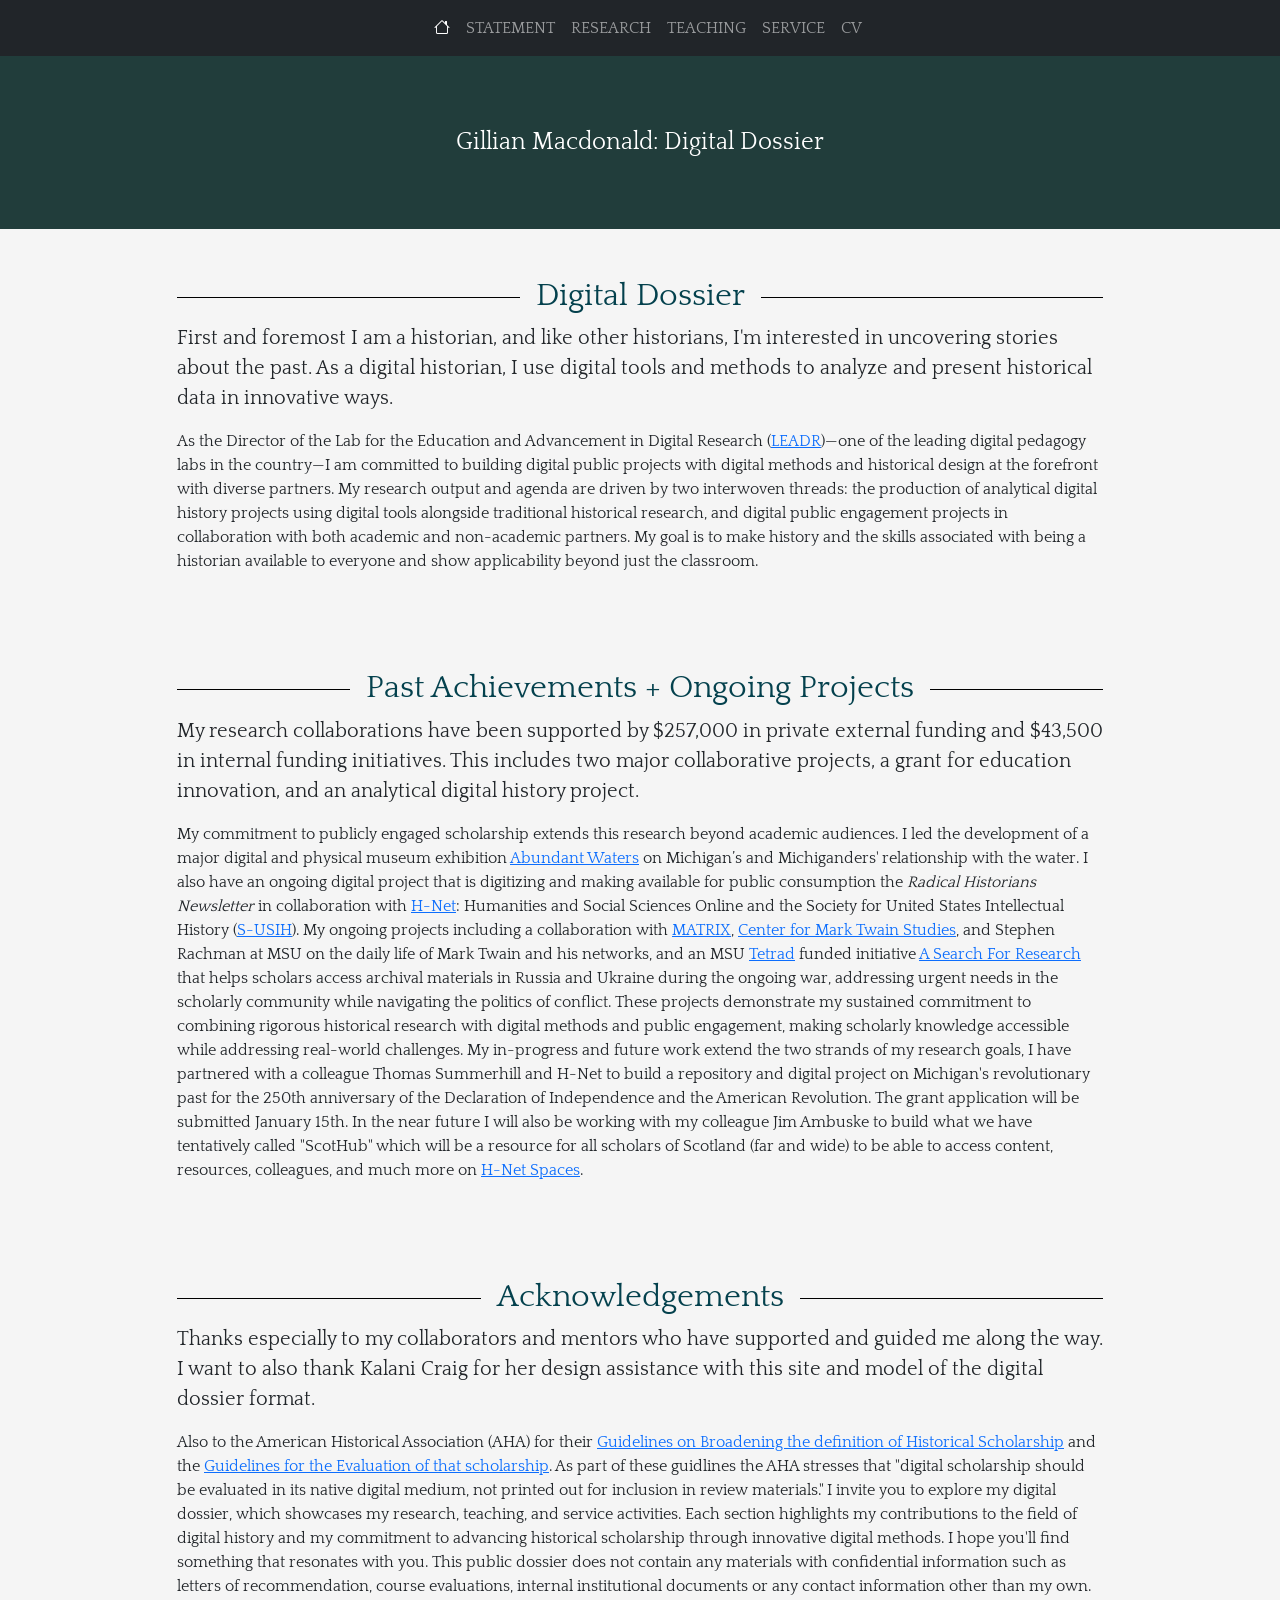
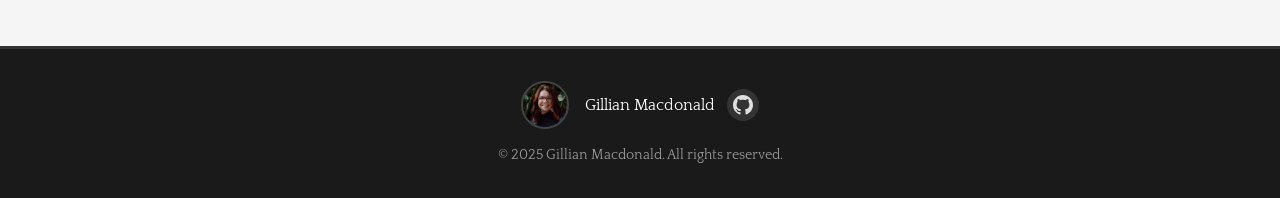
<file: index.html>
<!DOCTYPE html>
<html lang="en">
    <head>
        <meta charset="utf-8" />
        <meta name="viewport" content="width=device-width, initial-scale=1, shrink-to-fit=no" />
        <meta name="description" content="" />
        <meta name="author" content="" />
        <title>Gillian Macdonald, Ph.D.</title>
        <!-- Favicon-->
        <link rel="icon" type="image/x-icon" href="assets/favicon.ico" />
        <link rel="preconnect" href="https://fonts.googleapis.com">
<link rel="preconnect" href="https://fonts.gstatic.com" crossorigin>
<link href="https://fonts.googleapis.com/css2?family=Quattrocento:wght@400;700&display=swap" rel="stylesheet">
<link rel="stylesheet" href="https://cdn.jsdelivr.net/npm/bootstrap-icons@1.13.1/font/bootstrap-icons.min.css">
        <!-- Core theme CSS (includes Bootstrap)-->
        <link href="css/styles.css" rel="stylesheet" />
    </head>
    <body>
        <!-- Responsive navbar-->
        <nav class="navbar navbar-expand-lg navbar-dark bg-dark sticky-top">
            <div class="container">
                <a class="navbar-brand" href="#!"></a>
                <button class="navbar-toggler" type="button" data-bs-toggle="collapse" data-bs-target="#navbarSupportedContent" aria-controls="navbarSupportedContent" aria-expanded="false" aria-label="Toggle navigation"><span class="navbar-toggler-icon"></span></button>
                <div class="collapse navbar-collapse d-lg-flex justify-content-center" id="navbarSupportedContent">
                    <ul class="navbar-nav nav justify-content-center">
                        <li class="nav-item"><a class="nav-link active" aria-current="page" href="index.html"><i class="bi bi-house"></i></a></li>
                        <li class="nav-item"><a class="nav-link" href="statement.html">STATEMENT</a></li>
                        <li class="nav-item"><a class="nav-link" href="research.html">RESEARCH</a></li>
                        <li class="nav-item"><a class="nav-link" href="teaching.html">TEACHING</a></li>
                        <li class="nav-item"><a class="nav-link" href="service.html">SERVICE</a></li>
                        <li class="nav-item"><a class="nav-link" href="cv.html">CV</a></li>
                    </ul>
                </div>
            </div>
        </nav>
<header class="py-4" style="background-color: #213d3b; min-height: 4rem;"> 
            <div class="text-center my-5">
                <h4 class="text-white mb-0">Gillian Macdonald: Digital Dossier</h4>
            </div>
        </header>
            <div class="container my-5">
                <div class="row justify-content-center">
                    <div class="col-lg-10">
                        <h2 class="text-center">Digital Dossier</h2>
                        <p class="lead">First and foremost I am a historian, and like other historians, I'm interested in uncovering stories about the past. As a digital historian, I use digital tools and methods to analyze and present historical data in innovative ways.</p>
                        <p class="mb-0">As the Director of the Lab for the Education and Advancement in Digital Research (<a class="link" href="https://leadr.msu.edu">LEADR</a>)—one of the leading digital pedagogy labs in the country—I am committed to building digital public projects with digital methods and historical design at the forefront with diverse partners. My research output and agenda are driven by two interwoven threads: the production of analytical digital history projects using digital tools alongside traditional historical research, and digital public engagement projects in collaboration with both academic and non-academic partners. My goal is to make history and the skills associated with being a historian available to everyone and show applicability beyond just the classroom.</p>
                    </div>
                </div>
            </div>
            <div class="container my-5">
                <div class="row justify-content-center">
                    <div class="col-lg-10">
                        <h2 class="text-center">Past Achievements + Ongoing Projects</h2>
                        <p class="lead">My research collaborations have been supported by $257,000 in private external funding and $43,500 in internal funding initiatives. This includes two major collaborative projects, a grant for education innovation, and an analytical digital history project.</p>
                        <p class="mb-0">My commitment to publicly engaged scholarship extends this research beyond academic audiences. I led the development of a major digital and physical museum exhibition <a class="link" href="https://abundantwaterscmich.omeka.net">Abundant Waters</a> on Michigan’s and Michiganders' relationship with the water. I also have an ongoing digital project that is digitizing and making available for public consumption the <i>Radical Historians Newsletter</i> in collaboration with <a class="link" href="https://networks.h-net.org">H-Net</a>: Humanities and Social Sciences Online and the Society for United States Intellectual History (<a class="link" href="https://s-usih.org">S-USIH</a>). My ongoing projects including a collaboration with <a class="link" href="https://matrix.msu.edu">MATRIX</a>, <a class="link" href="https://marktwainstudies.com">Center for Mark Twain Studies</a>, and Stephen Rachman at MSU on the daily life of Mark Twain and his networks, and an MSU <a class="link" href="https://research.msu.edu/tetrad">Tetrad</a> funded initiative <a class="link" href="https://networks.h-net.org/search-research">A Search For Research</a> that helps scholars access archival materials in Russia and Ukraine during the ongoing war, addressing urgent needs in the scholarly community while navigating the politics of conflict. These projects demonstrate my sustained commitment to combining rigorous historical research with digital methods and public engagement, making scholarly knowledge accessible while addressing real-world challenges. My in-progress and future work extend the two strands of my research goals, I have partnered with a colleague Thomas Summerhill and H-Net to build a repository and digital project on Michigan's revolutionary past for the 250th anniversary of the Declaration of Independence and the American Revolution. The grant application will be submitted January 15th. In the near future I will also be working with my colleague Jim Ambuske to build what we have tentatively called "ScotHub" which will be a resource for all scholars of Scotland (far and wide) to be able to access content, resources, colleagues, and much more on <a class="link" href="https://networks.h-net.org/h-net-spaces">H-Net Spaces</a>.</p>
                    </div>
                </div>
            </div>
            <div class="container my-5">
                <div class="row justify-content-center">
                    <div class="col-lg-10">
                        <h2 class="text-center">Acknowledgements</h2>
                        <p class="lead">Thanks especially to my collaborators and mentors who have supported and guided me along the way. I want to also thank Kalani Craig for her design assistance with this site and model of the digital dossier format.</p>
                        <p class="mb-0">Also to the American Historical Association (AHA) for their <a class="link" href="https://www.historians.org/resource/guidelines-for-broadening-the-definition-of-historical-scholarship/">Guidelines on Broadening the definition of Historical Scholarship</a> and the <a class="link" href="https://www.historians.org/resource/guidelines-on-the-professional-evaluation-of-digital-scholarship-by-historians/">Guidelines for the Evaluation of that scholarship</a>. As part of these guidlines the AHA stresses that "digital scholarship should be evaluated in its native digital medium, not printed out for inclusion in review materials." I invite you to explore my digital dossier, which showcases my research, teaching, and service activities. Each section highlights my contributions to the field of digital history and my commitment to advancing historical scholarship through innovative digital methods. I hope you'll find something that resonates with you. This public dossier does not contain any materials with confidential information such as letters of recommendation, course evaluations, internal institutional documents or any contact information other than my own.</p>
                    </div>
                </div>
            </div>
        <!-- Footer-->
<footer>
        <div class="footer-content">
            <div class="author-section">
                <div class="avatar"><img src="assets/headshot.png" alt="Gillian Macdonald"></div>
                <div class="author-info">
                    <span class="author-name">Gillian Macdonald</span>
                    <a href="https://github.com/gilliansmac92" class="github-link" target="_blank" rel="noopener noreferrer" aria-label="GitHub Profile">
                        <svg class="github-icon" viewBox="0 0 24 24" xmlns="http://www.w3.org/2000/svg">
                            <path d="M12 0c-6.626 0-12 5.373-12 12 0 5.302 3.438 9.8 8.207 11.387.599.111.793-.261.793-.577v-2.234c-3.338.726-4.033-1.416-4.033-1.416-.546-1.387-1.333-1.756-1.333-1.756-1.089-.745.083-.729.083-.729 1.205.084 1.839 1.237 1.839 1.237 1.07 1.834 2.807 1.304 3.492.997.107-.775.418-1.305.762-1.604-2.665-.305-5.467-1.334-5.467-5.931 0-1.311.469-2.381 1.236-3.221-.124-.303-.535-1.524.117-3.176 0 0 1.008-.322 3.301 1.23.957-.266 1.983-.399 3.003-.404 1.02.005 2.047.138 3.006.404 2.291-1.552 3.297-1.23 3.297-1.23.653 1.653.242 2.874.118 3.176.77.84 1.235 1.911 1.235 3.221 0 4.609-2.807 5.624-5.479 5.921.43.372.823 1.102.823 2.222v3.293c0 .319.192.694.801.576 4.765-1.589 8.199-6.086 8.199-11.386 0-6.627-5.373-12-12-12z"/>
                        </svg>
                    </a>
                </div>
            </div>
            <div class="copyright">
                © 2025 Gillian Macdonald. All rights reserved.
            </div>
        </div>
    </footer>
        <!-- Bootstrap core JS-->
        <script src="https://cdn.jsdelivr.net/npm/bootstrap@5.2.3/dist/js/bootstrap.bundle.min.js"></script>
        <!-- Core theme JS-->
        <script src="js/scripts.js"></script>
    </body>
</html>
</file>
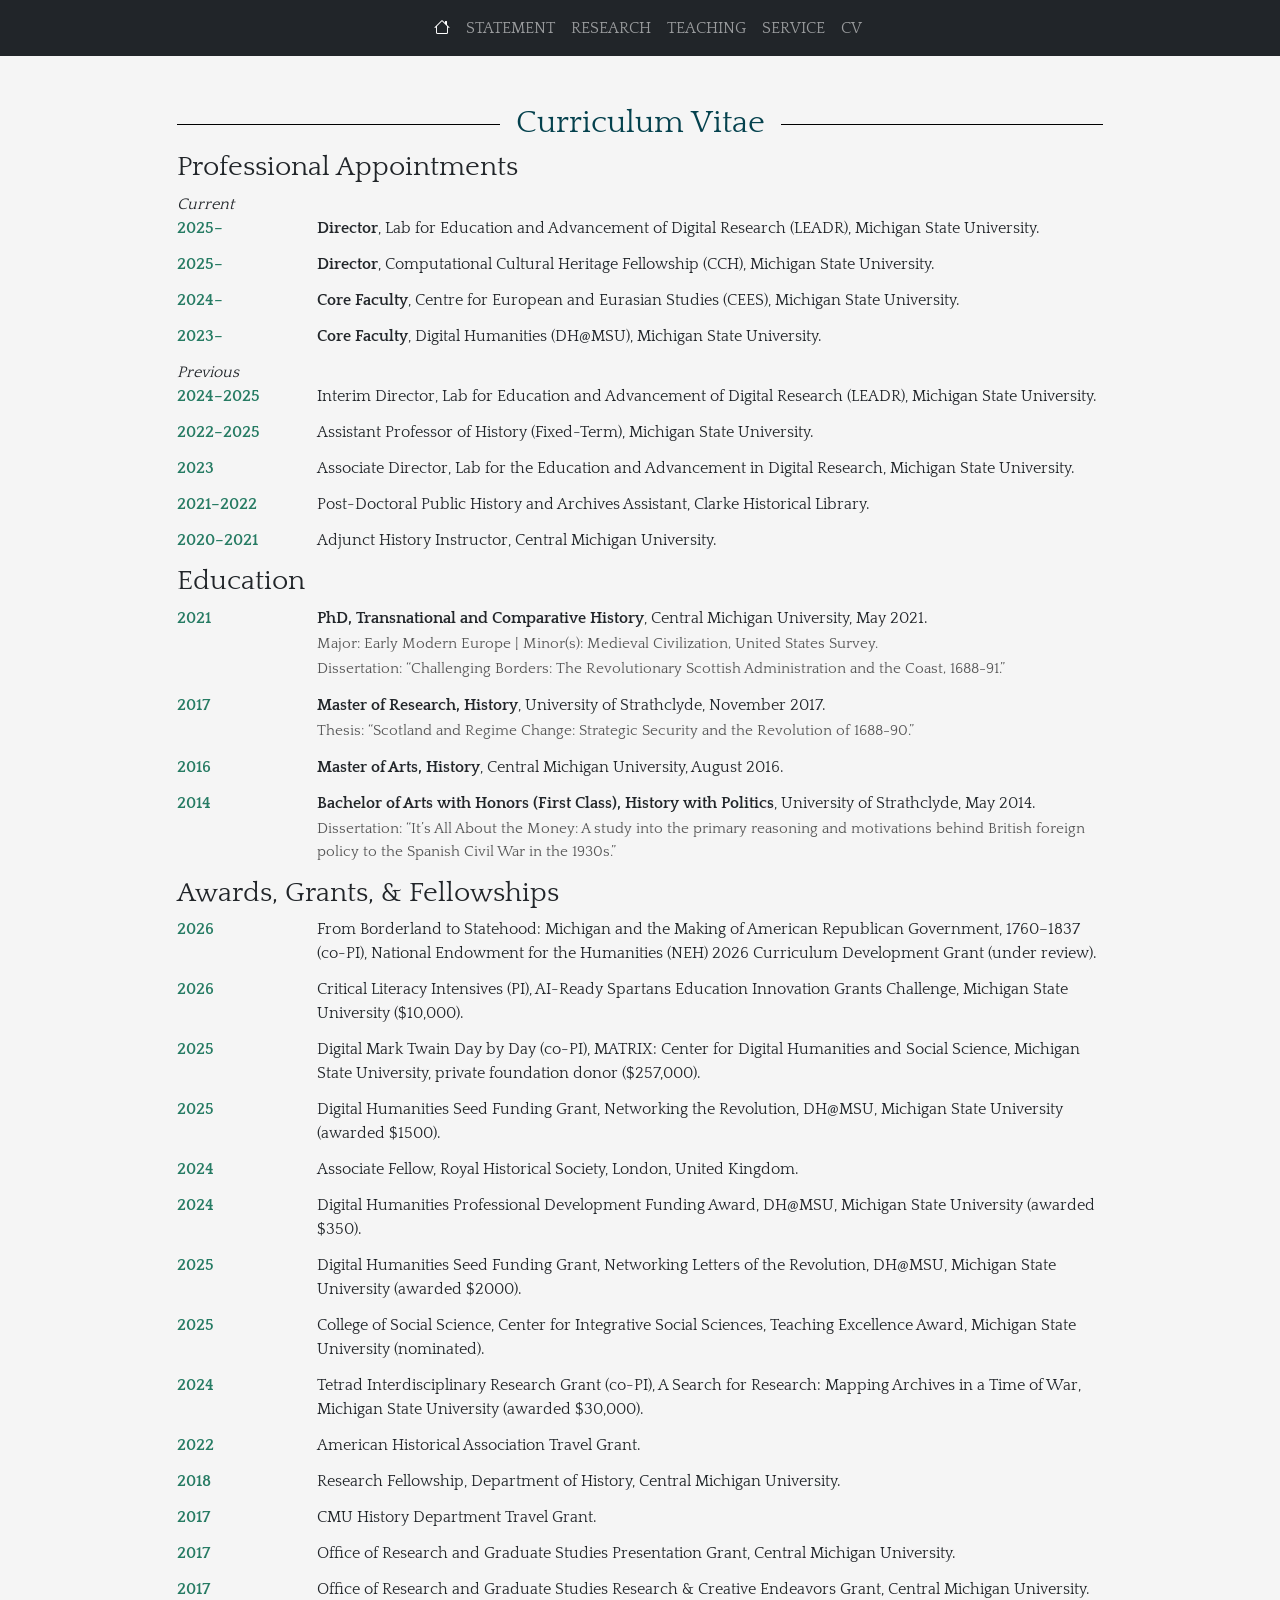
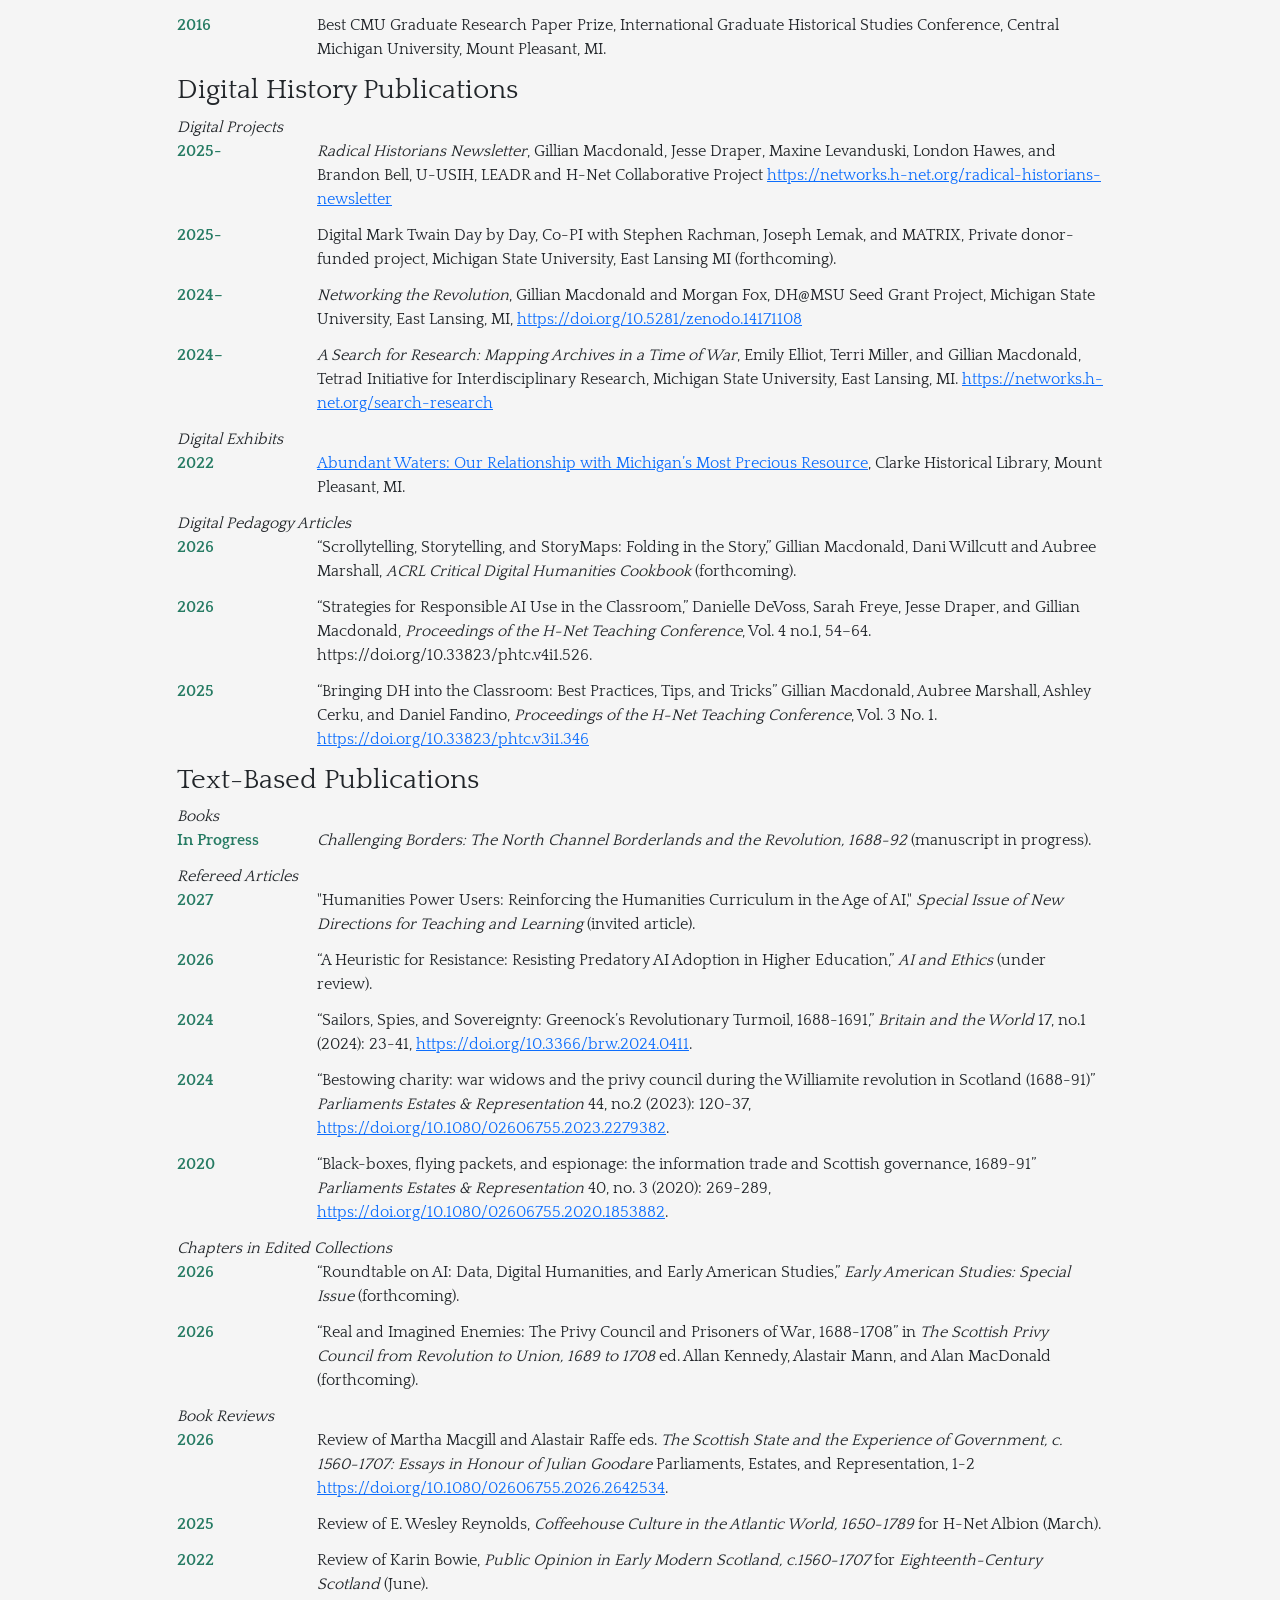
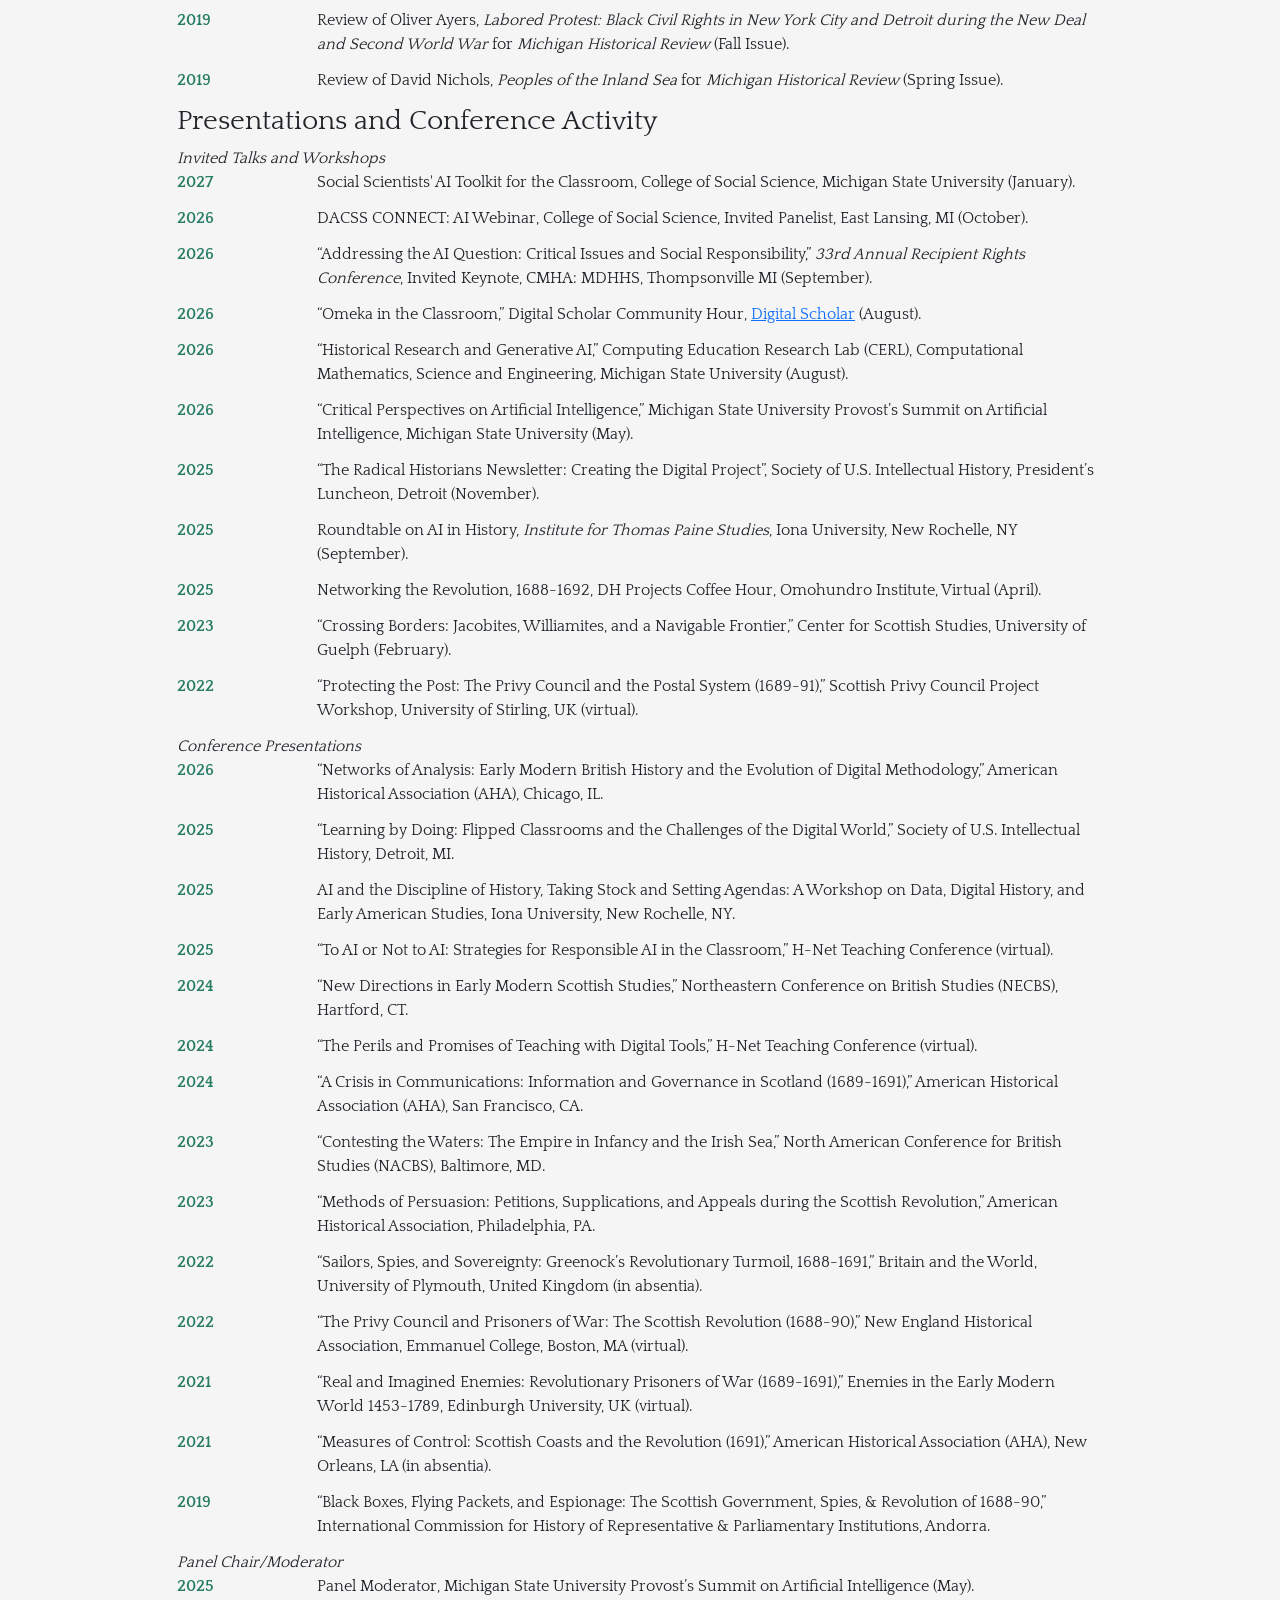
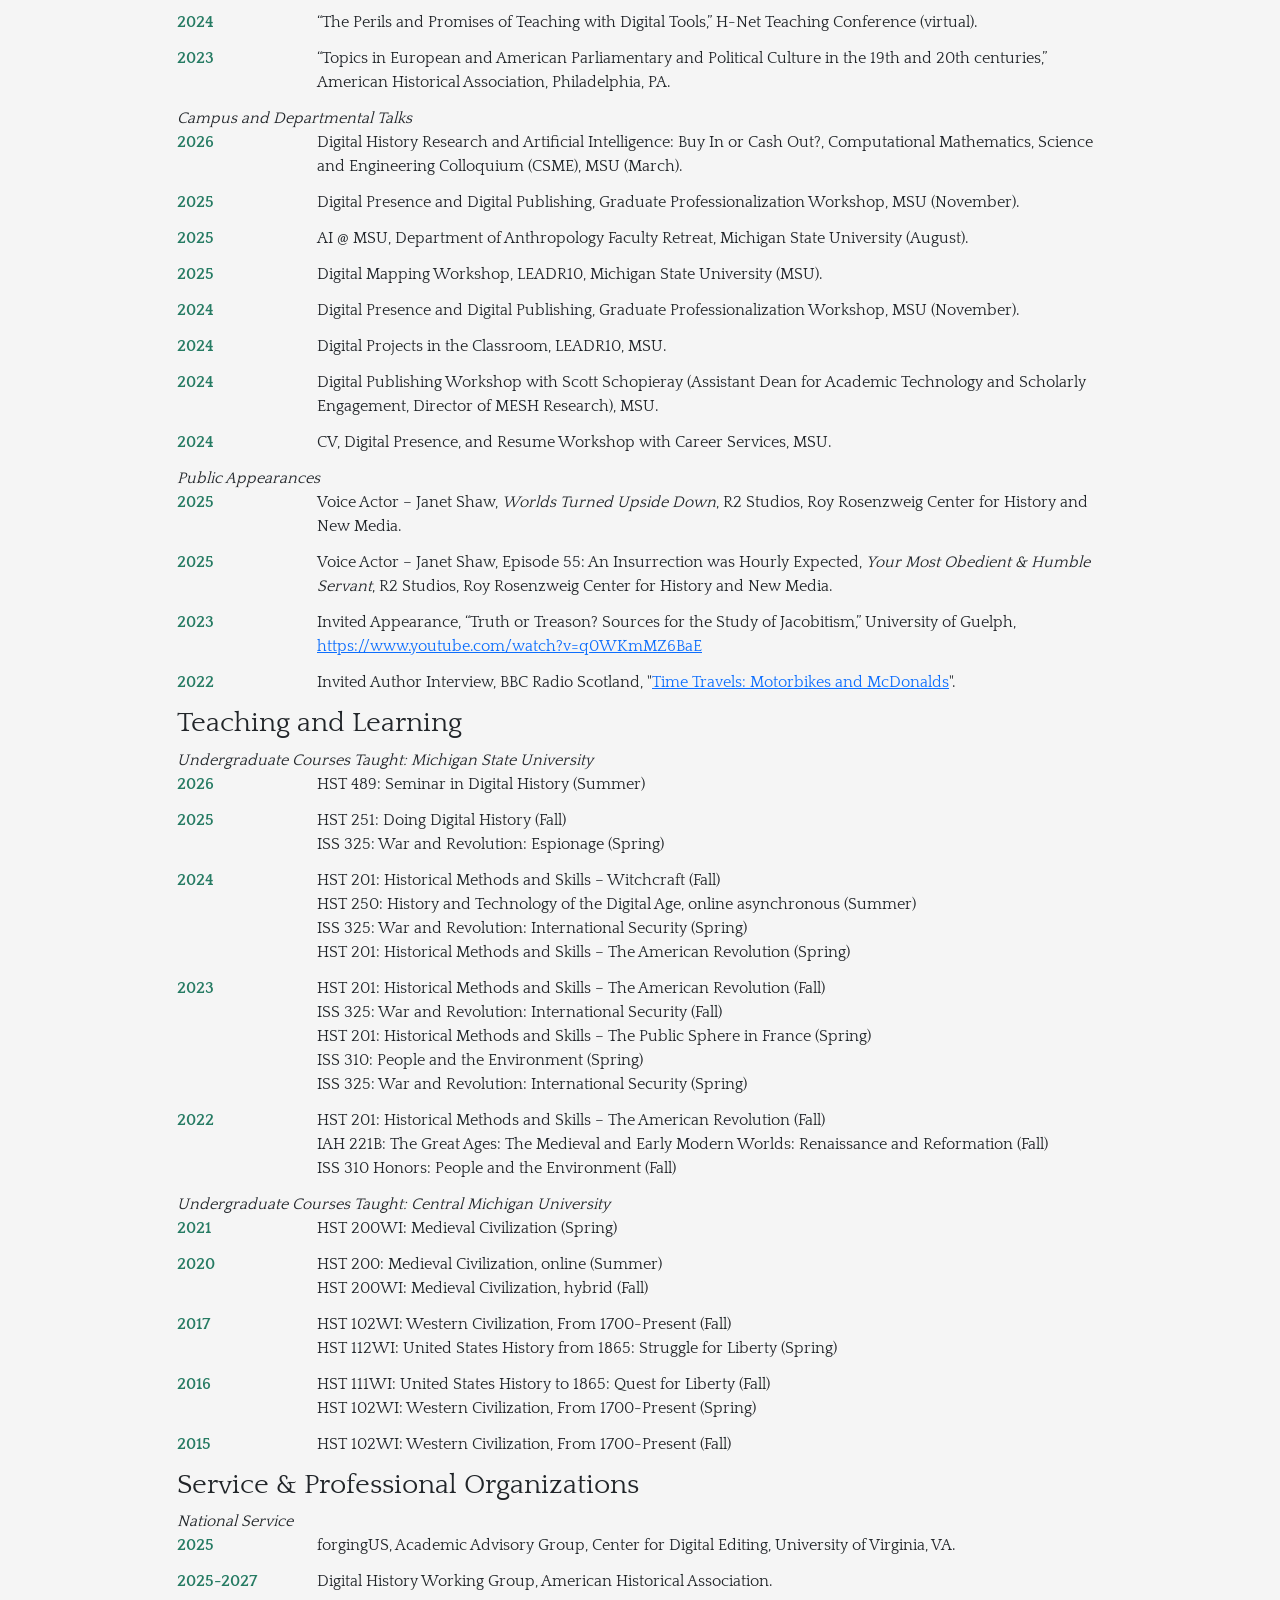
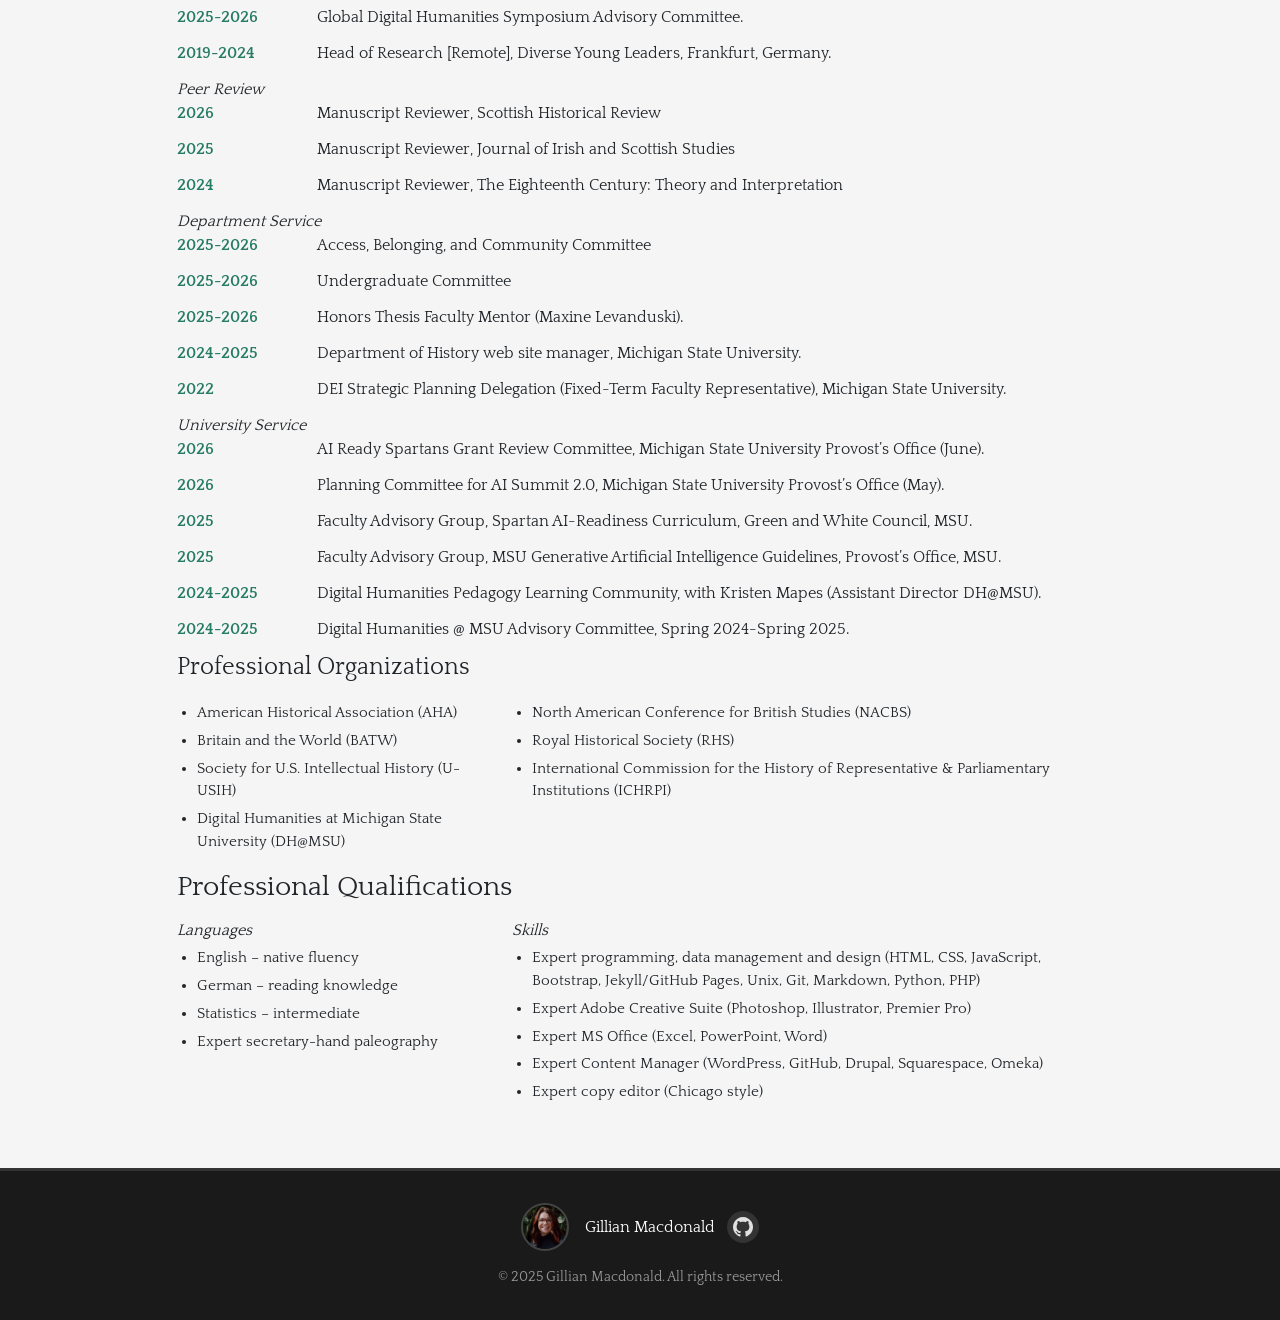
<file: cv.html>
<!DOCTYPE html>
<html lang="en">
    <head>
        <meta charset="utf-8" />
        <meta name="viewport" content="width=device-width, initial-scale=1, shrink-to-fit=no" />
        <meta name="description" content="" />
        <meta name="author" content="" />
        <title>Gillian Macdonald, Ph.D.</title>
        <!-- Favicon-->
        <link rel="icon" type="image/x-icon" href="assets/favicon.ico" />
                <link rel="preconnect" href="https://fonts.googleapis.com">
<link rel="preconnect" href="https://fonts.gstatic.com" crossorigin>
<link href="https://fonts.googleapis.com/css2?family=Quattrocento:wght@400;700&display=swap" rel="stylesheet">
<link rel="stylesheet" href="https://cdn.jsdelivr.net/npm/bootstrap-icons@1.13.1/font/bootstrap-icons.min.css">
        <!-- Core theme CSS (includes Bootstrap)-->
        <link href="css/styles.css" rel="stylesheet" />
        <style>
        .entry {
            display: grid;
            grid-template-columns: 120px 1fr;
            column-gap: 20px;
            margin-bottom: 12px;
            align-items: start;
        }
        .date {
            font-weight: bold;
            color: #267b63; 
        }
        .title {
            font-weight: bold;
        }
        .details, .dissertation {
            display: block;
            font-size: 0.95em;
            margin-top: 3px;
            color: #555;
        }
        .qual-grid {
            display: grid;
            grid-template-columns: 1fr 2fr;
            column-gap: 40px;
            margin-top: 15px;
        }
        .qual-column ul {
            padding-left: 20px;
            margin-top: 5px;
        }
        .qual-column li {
            margin-bottom: 5px;
            font-size: 0.95em;
        }
        </style>
    </head>
    <body>
        <!-- Responsive navbar-->
        <nav class="navbar navbar-expand-lg navbar-dark bg-dark sticky-top">
            <div class="container">
                <a class="navbar-brand" href="#!"></a>
                <button class="navbar-toggler" type="button" data-bs-toggle="collapse" data-bs-target="#navbarSupportedContent" aria-controls="navbarSupportedContent" aria-expanded="false" aria-label="Toggle navigation"><span class="navbar-toggler-icon"></span></button>
                <div class="collapse navbar-collapse d-lg-flex justify-content-center" id="navbarSupportedContent">
                    <ul class="navbar-nav nav justify-content-center">
                        <li class="nav-item"><a class="nav-link active" aria-current="page" href="index.html"><i class="bi bi-house"></i></a></li>
                        <li class="nav-item"><a class="nav-link" href="statement.html">STATEMENT</a></li>
                        <li class="nav-item"><a class="nav-link" href="research.html">RESEARCH</a></li>
                        <li class="nav-item"><a class="nav-link" href="teaching.html">TEACHING</a></li>
                        <li class="nav-item"><a class="nav-link" href="service.html">SERVICE</a></li>
                        <li class="nav-item"><a class="nav-link" href="cv.html">CV</a></li>
                    </ul>
                </div>
            </div>
        </nav>
            <div class="container my-5">
                <div class="row justify-content-center">
                    <div class="col-lg-10">
                        <h2>Curriculum Vitae</h2>
    <h3>Professional Appointments</h3>
    <i>Current</i>
    <div class="entry">
    <div class="date">2025–</div><div class="content"><span class="title">Director</span>, Lab for Education and Advancement of Digital Research (LEADR), Michigan State University.</div></div>
    <div class="entry"><div class="date">2025–</div><div class="content"><span class="title">Director</span>, Computational Cultural Heritage Fellowship (CCH), Michigan State University.</div></div>
    <div class="entry"><div class="date">2024–</div><div class="content"><span class="title">Core Faculty</span>, Centre for European and Eurasian Studies (CEES), Michigan State University.</div></div>
    <div class="entry"><div class="date">2023–</div><div class="content"><span class="title">Core Faculty</span>, Digital Humanities (DH@MSU), Michigan State University.</div></div>

    <i>Previous</i>
    <div class="entry"><div class="date">2024–2025</div><div class="content">Interim Director, Lab for Education and Advancement of Digital Research (LEADR), Michigan State University.</div></div>
    <div class="entry"><div class="date">2022–2025</div><div class="content">Assistant Professor of History (Fixed-Term), Michigan State University.</div></div>
    <div class="entry"><div class="date">2023</div><div class="content">Associate Director, Lab for the Education and Advancement in Digital Research, Michigan State University.</div></div>
    <div class="entry"><div class="date">2021–2022</div><div class="content">Post-Doctoral Public History and Archives Assistant, Clarke Historical Library.</div></div>
    <div class="entry"><div class="date">2020–2021</div><div class="content">Adjunct History Instructor, Central Michigan University.</div></div>

    <h3 class="justify-content-center">Education</h3>
    <div class="entry"><div class="date">2021</div>
    <div class="content">
            <span class="title">PhD, Transnational and Comparative History</span>, Central Michigan University, May 2021.
            <span class="details">Major: Early Modern Europe | Minor(s): Medieval Civilization, United States Survey.</span>
            <span class="dissertation">Dissertation: “Challenging Borders: The Revolutionary Scottish Administration and the Coast, 1688-91.”</span></div>
    </div>
    <div class="entry"><div class="date">2017</div>
        <div class="content">
            <span class="title">Master of Research, History</span>, University of Strathclyde, November 2017.
            <span class="dissertation">Thesis: “Scotland and Regime Change: Strategic Security and the Revolution of 1688-90.”</span></div>
    </div>
    <div class="entry"><div class="date">2016</div>
        <div class="content"><span class="title">Master of Arts, History</span>, Central Michigan University, August 2016.</div></div>
    <div class="entry"><div class="date">2014</div>
        <div class="content">
            <span class="title">Bachelor of Arts with Honors (First Class), History with Politics</span>, University of Strathclyde, May 2014.
            <span class="dissertation">Dissertation: “It’s All About the Money: A study into the primary reasoning and motivations behind British foreign policy to the Spanish Civil War in the 1930s.”</span></div>
    </div>

    <h3>Awards, Grants, & Fellowships</h3>
    <div class="entry"><div class="date">2026</div><div class="content">From Borderland to Statehood: Michigan and the Making of American Republican Government, 1760–1837 (co-PI), National Endowment for the Humanities (NEH) 2026 Curriculum Development Grant (under review).</div></div>
    <div class="entry"><div class="date">2026</div><div class="content">Critical Literacy Intensives (PI), AI-Ready Spartans Education Innovation Grants Challenge, Michigan State University ($10,000).</div></div>
    <div class="entry"><div class="date">2025</div><div class="content">Digital Mark Twain Day by Day (co-PI), MATRIX: Center for Digital Humanities and Social Science, Michigan State University, private foundation donor ($257,000).</div></div>
    <div class="entry"><div class="date">2025</div><div class="content">Digital Humanities Seed Funding Grant, Networking the Revolution, DH@MSU, Michigan State University (awarded $1500).</div></div>
    <div class="entry"><div class="date">2024</div><div class="content">Associate Fellow, Royal Historical Society, London, United Kingdom.</div></div>
    <div class="entry"><div class="date">2024</div><div class="content">Digital Humanities Professional Development Funding Award, DH@MSU, Michigan State University (awarded $350).</div></div>
    <div class="entry"><div class="date">2025</div><div class="content">Digital Humanities Seed Funding Grant, Networking Letters of the Revolution, DH@MSU, Michigan State University (awarded $2000).</div></div>
    <div class="entry"><div class="date">2025</div><div class="content">College of Social Science, Center for Integrative Social Sciences, Teaching Excellence Award, Michigan State University (nominated).</div></div>
    <div class="entry"><div class="date">2024</div><div class="content">Tetrad Interdisciplinary Research Grant (co-PI), A Search for Research: Mapping Archives in a Time of War, Michigan State University (awarded $30,000).</div></div>
    <div class="entry"><div class="date">2022</div><div class="content">American Historical Association Travel Grant.</div></div>
    <div class="entry"><div class="date">2018</div><div class="content">Research Fellowship, Department of History, Central Michigan University.</div></div>
    <div class="entry"><div class="date">2017</div><div class="content">CMU History Department Travel Grant.</div></div>
    <div class="entry"><div class="date">2017</div><div class="content">Office of Research and Graduate Studies Presentation Grant, Central Michigan University.</div></div>
    <div class="entry"><div class="date">2017</div><div class="content">Office of Research and Graduate Studies Research & Creative Endeavors Grant, Central Michigan University.</div></div>
    <div class="entry"><div class="date">2016</div><div class="content">Best CMU Graduate Research Paper Prize, International Graduate Historical Studies Conference, Central Michigan University, Mount Pleasant, MI.</div></div>
    
    <h3>Digital History Publications</h3>
    <i>Digital Projects</i>
    <div class="entry"><div class="date">2025-</div><div class="content"><i>Radical Historians Newsletter</i>, Gillian Macdonald, Jesse Draper, Maxine Levanduski, London Hawes, and Brandon Bell, U-USIH, LEADR and H-Net Collaborative Project <a class="link" href="https://networks.h-net.org/radical-historians-newsletter">https://networks.h-net.org/radical-historians-newsletter</a></div></div>
    <div class="entry"><div class="date">2025-</div><div class="content">Digital Mark Twain Day by Day, Co-PI with Stephen Rachman, Joseph Lemak, and MATRIX, Private donor-funded project, Michigan State University, East Lansing MI (forthcoming).</div></div>
    <div class="entry"><div class="date">2024–</div><div class="content"><i>Networking the Revolution</i>, Gillian Macdonald and Morgan Fox, DH@MSU Seed Grant Project, Michigan State University, East Lansing, MI, <a href="https://doi.org/10.5281/zenodo.14171108" class="url">https://doi.org/10.5281/zenodo.14171108</a></div></div>
    <div class="entry"><div class="date">2024–</div><div class="content"><i>A Search for Research: Mapping Archives in a Time of War</i>, Emily Elliot, Terri Miller, and Gillian Macdonald, Tetrad Initiative for Interdisciplinary Research, Michigan State University, East Lansing, MI. <a class="link" href="https://networks.h-net.org/search-research">https://networks.h-net.org/search-research</a></div></div>

    <i>Digital Exhibits</i>
    <div class="entry"><div class="date">2022</div><div class="content"><a class="link" href="https://abundantwaterscmich.omeka.net">Abundant Waters: Our Relationship with Michigan’s Most Precious Resource</a>, Clarke Historical Library, Mount Pleasant, MI.</div></div>

    <i>Digital Pedagogy Articles</i>
    <div class="entry"><div class="date">2026</div><div class="content">“Scrollytelling, Storytelling, and StoryMaps: Folding in the Story,” Gillian Macdonald, Dani Willcutt and Aubree Marshall, <i>ACRL Critical Digital Humanities Cookbook</i> (forthcoming).</div></div>
    <div class="entry"><div class="date">2026</div><div class="content">“Strategies for Responsible AI Use in the Classroom,” Danielle DeVoss, Sarah Freye, Jesse Draper, and Gillian Macdonald, <i>Proceedings of the H-Net Teaching Conference</i>, Vol. 4 no.1, 54–64. https://doi.org/10.33823/phtc.v4i1.526.</div></div>
    <div class="entry"><div class="date">2025</div><div class="content">“Bringing DH into the Classroom: Best Practices, Tips, and Tricks” Gillian Macdonald, Aubree Marshall, Ashley Cerku, and Daniel Fandino, <i>Proceedings of the H-Net Teaching Conference</i>, Vol. 3 No. 1. <a href="https://doi.org/10.33823/phtc.v3i1.346" class="url">https://doi.org/10.33823/phtc.v3i1.346</a></div></div>

    <h3 class="justify-content-center">Text-Based Publications</h3>
    <i>Books</i>
    <div class="entry"><div class="date">In Progress</div><div class="content"><i>Challenging Borders: The North Channel Borderlands and the Revolution, 1688-92</i> (manuscript in progress).</div></div>

    <i>Refereed Articles</i>
    <div class="entry"><div class="date">2027</div><div class="content">"Humanities Power Users: Reinforcing the Humanities Curriculum in the Age of AI,"<i> Special Issue of New Directions for Teaching and Learning</i> (invited article).</div></div>
    <div class="entry"><div class="date">2026</div><div class="content">“A Heuristic for Resistance: Resisting Predatory AI Adoption in Higher Education,” <i>AI and Ethics</i> (under review).</div></div>
    <div class="entry"><div class="date">2024</div><div class="content">“Sailors, Spies, and Sovereignty: Greenock’s Revolutionary Turmoil, 1688-1691,” <i>Britain and the World</i> 17, no.1 (2024): 23-41, <a class="link" href="https://doi.org/10.3366/brw.2024.0411">https://doi.org/10.3366/brw.2024.0411</a>.</div></div>
    <div class="entry"><div class="date">2024</div><div class="content">“Bestowing charity: war widows and the privy council during the Williamite revolution in Scotland (1688-91)” <i>Parliaments Estates & Representation</i> 44, no.2 (2023): 120-37, <a class="link" href="https://doi.org/10.1080/02606755.2023.2279382">https://doi.org/10.1080/02606755.2023.2279382</a>.</div></div>
    <div class="entry"><div class="date">2020</div><div class="content">“Black-boxes, flying packets, and espionage: the information trade and Scottish governance, 1689-91” <i>Parliaments Estates & Representation</i> 40, no. 3 (2020): 269-289, <a class="link" href="https://doi.org/10.1080/02606755.2020.1853882">https://doi.org/10.1080/02606755.2020.1853882</a>.</div></div>

    <i>Chapters in Edited Collections</i>
    <div class="entry"><div class="date">2026</div><div class="content">“Roundtable on AI: Data, Digital Humanities, and Early American Studies,” <i>Early American Studies: Special Issue</i> (forthcoming).</div></div>
    <div class="entry"><div class="date">2026</div><div class="content">“Real and Imagined Enemies: The Privy Council and Prisoners of War, 1688-1708” in <i>The Scottish Privy Council from Revolution to Union, 1689 to 1708</i> ed. Allan Kennedy, Alastair Mann, and Alan MacDonald (forthcoming).</div></div>

    <i>Book Reviews</i>
    <div class="entry"><div class="date">2026</div><div class="content">Review of Martha Macgill and Alastair Raffe eds. <i>The Scottish State and the Experience of Government, c. 1560-1707: Essays in Honour of Julian Goodare</i> Parliaments, Estates, and Representation, 1-2 <a class="link" href="https://doi.org/10.1080/02606755.2026.2642534">https://doi.org/10.1080/02606755.2026.2642534</a>.</div></div>
    <div class="entry"><div class="date">2025</div><div class="content">Review of E. Wesley Reynolds, <i>Coffeehouse Culture in the Atlantic World, 1650-1789</i> for H-Net Albion (March).</div></div>
    <div class="entry"><div class="date">2022</div><div class="content">Review of Karin Bowie, <i>Public Opinion in Early Modern Scotland, c.1560-1707</i> for <i>Eighteenth-Century Scotland</i> (June).</div></div>
    <div class="entry"><div class="date">2019</div><div class="content">Review of Oliver Ayers, <i>Labored Protest: Black Civil Rights in New York City and Detroit during the New Deal and Second World War</i> for <i>Michigan Historical Review</i> (Fall Issue).</div></div>
    <div class="entry"><div class="date">2019</div><div class="content">Review of David Nichols, <i>Peoples of the Inland Sea</i> for <i>Michigan Historical Review</i> (Spring Issue).</div></div>

    <h3>Presentations and Conference Activity</h3>
    <i>Invited Talks and Workshops</i>
    <div class="entry"><div class="date">2027</div><div class="content">Social Scientists' AI Toolkit for the Classroom, College of Social Science, Michigan State University (January).</div></div>    
    <div class="entry"><div class="date">2026</div><div class="content">DACSS CONNECT: AI Webinar, College of Social Science, Invited Panelist, East Lansing, MI (October).</div></div>
    <div class="entry"><div class="date">2026</div><div class="content">“Addressing the AI Question: Critical Issues and Social Responsibility,” <i>33rd Annual Recipient Rights Conference</i>, Invited Keynote, CMHA: MDHHS, Thompsonville MI (September).</div></div>
    <div class="entry"><div class="date">2026</div><div class="content">“Omeka in the Classroom,” Digital Scholar Community Hour, <a class="link" href="https://www.digitalscholar.org">Digital Scholar</a> (August). </div></div>
    <div class="entry"><div class="date">2026</div><div class="content">“Historical Research and Generative AI,” Computing Education Research Lab (CERL), Computational Mathematics, Science and Engineering, Michigan State University (August).</div></div>
    <div class="entry"><div class="date">2026</div><div class="content">“Critical Perspectives on Artificial Intelligence,” Michigan State University Provost’s Summit on Artificial Intelligence, Michigan State University (May).</div></div>
    <div class="entry"><div class="date">2025</div><div class="content">“The Radical Historians Newsletter: Creating the Digital Project”, Society of U.S. Intellectual History, President’s Luncheon, Detroit (November).</div></div>
    <div class="entry"><div class="date">2025</div><div class="content">Roundtable on AI in History, <i>Institute for Thomas Paine Studies</i>, Iona University, New Rochelle, NY (September).</div></div>
    <div class="entry"><div class="date">2025</div><div class="content">Networking the Revolution, 1688-1692, DH Projects Coffee Hour, Omohundro Institute, Virtual (April).</div></div>
    <div class="entry"><div class="date">2023</div><div class="content">“Crossing Borders: Jacobites, Williamites, and a Navigable Frontier,” Center for Scottish Studies, University of Guelph (February).</div></div>
    <div class="entry"><div class="date">2022</div><div class="content">“Protecting the Post: The Privy Council and the Postal System (1689-91),” Scottish Privy Council Project Workshop, University of Stirling, UK (virtual).</div></div>

    <i>Conference Presentations</i>
    <div class="entry"><div class="date">2026</div><div class="content">“Networks of Analysis: Early Modern British History and the Evolution of Digital Methodology,” American Historical Association (AHA), Chicago, IL.</div></div>
    <div class="entry"><div class="date">2025</div><div class="content">“Learning by Doing: Flipped Classrooms and the Challenges of the Digital World,” Society of U.S. Intellectual History, Detroit, MI. </div></div>
    <div class="entry"><div class="date">2025</div><div class="content">AI and the Discipline of History, Taking Stock and Setting Agendas: A Workshop on Data, Digital History, and Early American Studies, Iona University, New Rochelle, NY.</div></div>
    <div class="entry"><div class="date">2025</div><div class="content">“To AI or Not to AI: Strategies for Responsible AI in the Classroom,” H-Net Teaching Conference (virtual).</div></div>
    <div class="entry"><div class="date">2024</div><div class="content">“New Directions in Early Modern Scottish Studies,” Northeastern Conference on British Studies (NECBS), Hartford, CT. </div></div>
    <div class="entry"><div class="date">2024</div><div class="content">“The Perils and Promises of Teaching with Digital Tools,” H-Net Teaching Conference (virtual).</div></div>
    <div class="entry"><div class="date">2024</div><div class="content">“A Crisis in Communications: Information and Governance in Scotland (1689-1691),” American Historical Association (AHA), San Francisco, CA.</div></div>
    <div class="entry"><div class="date">2023</div><div class="content">“Contesting the Waters: The Empire in Infancy and the Irish Sea,” North American Conference for British Studies (NACBS), Baltimore, MD.</div></div>
    <div class="entry"><div class="date">2023</div><div class="content">“Methods of Persuasion: Petitions, Supplications, and Appeals during the Scottish Revolution,” American Historical Association, Philadelphia, PA.</div></div>
    <div class="entry"><div class="date">2022</div><div class="content">“Sailors, Spies, and Sovereignty: Greenock’s Revolutionary Turmoil, 1688-1691,” Britain and the World, University of Plymouth, United Kingdom (in absentia).</div></div>
    <div class="entry"><div class="date">2022</div><div class="content">“The Privy Council and Prisoners of War: The Scottish Revolution (1688-90),” New England Historical Association, Emmanuel College, Boston, MA (virtual).</div></div>
    <div class="entry"><div class="date">2021</div><div class="content">“Real and Imagined Enemies: Revolutionary Prisoners of War (1689-1691),” Enemies in the Early Modern World 1453-1789, Edinburgh University, UK (virtual).</div></div>
    <div class="entry"><div class="date">2021</div><div class="content">“Measures of Control: Scottish Coasts and the Revolution (1691),” American Historical Association (AHA), New Orleans, LA (in absentia).</div></div>
    <div class="entry"><div class="date">2019</div><div class="content">“Black Boxes, Flying Packets, and Espionage: The Scottish Government, Spies, & Revolution of 1688-90,” International Commission for History of Representative & Parliamentary Institutions, Andorra.</div></div>

    <i>Panel Chair/Moderator</i>
    <div class="entry"><div class="date">2025</div><div class="content">Panel Moderator, Michigan State University Provost’s Summit on Artificial Intelligence (May).</div></div>
    <div class="entry"><div class="date">2024</div><div class="content">“The Perils and Promises of Teaching with Digital Tools,” H-Net Teaching Conference (virtual).</div></div>
    <div class="entry"><div class="date">2023</div><div class="content">“Topics in European and American Parliamentary and Political Culture in the 19th and 20th centuries,” American Historical Association, Philadelphia, PA.</div></div>

    <i>Campus and Departmental Talks</i>
    <div class="entry"><div class="date">2026</div><div class="content">Digital History Research and Artificial Intelligence: Buy In or Cash Out?, Computational Mathematics, Science and Engineering Colloquium (CSME), MSU (March).</div></div>
    <div class="entry"><div class="date">2025</div><div class="content">Digital Presence and Digital Publishing, Graduate Professionalization Workshop, MSU (November).</div></div>
    <div class="entry"><div class="date">2025</div><div class="content">AI @ MSU, Department of Anthropology Faculty Retreat, Michigan State University (August).</div></div>
    <div class="entry"><div class="date">2025</div><div class="content">Digital Mapping Workshop, LEADR10, Michigan State University (MSU).</div></div>
    <div class="entry"><div class="date">2024</div><div class="content">Digital Presence and Digital Publishing, Graduate Professionalization Workshop, MSU (November).</div></div>
    <div class="entry"><div class="date">2024</div><div class="content">Digital Projects in the Classroom, LEADR10, MSU.</div></div>
    <div class="entry"><div class="date">2024</div><div class="content">Digital Publishing Workshop with Scott Schopieray (Assistant Dean for Academic Technology and Scholarly Engagement, Director of MESH Research), MSU.</div></div>
    <div class="entry"><div class="date">2024</div><div class="content">CV, Digital Presence, and Resume Workshop with Career Services, MSU.</div></div>

    <i>Public Appearances</i>
    <div class="entry"><div class="date">2025</div><div class="content">Voice Actor – Janet Shaw, <i>Worlds Turned Upside Down</i>, R2 Studios, Roy Rosenzweig Center for History and New Media.</div></div>
    <div class="entry"><div class="date">2025</div><div class="content">Voice Actor – Janet Shaw, Episode 55: An Insurrection was Hourly Expected, <i>Your Most Obedient & Humble Servant</i>, R2 Studios, Roy Rosenzweig Center for History and New Media.</div></div>
    <div class="entry"><div class="date">2023</div><div class="content">Invited Appearance, “Truth or Treason? Sources for the Study of Jacobitism,” University of Guelph, <a href="https://www.youtube.com/watch?v=q0WKmMZ6BaE" class="url">https://www.youtube.com/watch?v=q0WKmMZ6BaE</a></div></div>
    <div class="entry"><div class="date">2022</div><div class="content">Invited Author Interview, BBC Radio Scotland, "<a href="https://www.bbc.co.uk/programmes/m001750f" class="url">Time Travels: Motorbikes and McDonalds</a>".</div></div>

    <h3>Teaching and Learning</h3>
    <i>Undergraduate Courses Taught: Michigan State University</i>
    <div class="entry"><div class="date">2026</div><div class="content">HST 489: Seminar in Digital History (Summer)</div></div>
    <div class="entry"><div class="date">2025</div><div class="content">HST 251: Doing Digital History (Fall)<br>ISS 325: War and Revolution: Espionage (Spring)</div></div>
    <div class="entry"><div class="date">2024</div><div class="content">HST 201: Historical Methods and Skills – Witchcraft (Fall)<br>HST 250: History and Technology of the Digital Age, online asynchronous (Summer)<br>ISS 325: War and Revolution: International Security (Spring)<br>HST 201: Historical Methods and Skills – The American Revolution (Spring)</div></div>
    <div class="entry"><div class="date">2023</div><div class="content">HST 201: Historical Methods and Skills – The American Revolution (Fall)<br>ISS 325: War and Revolution: International Security (Fall)<br>HST 201: Historical Methods and Skills – The Public Sphere in France (Spring)<br>ISS 310: People and the Environment (Spring)<br>ISS 325: War and Revolution: International Security (Spring)</div></div>
    <div class="entry"><div class="date">2022</div><div class="content">HST 201: Historical Methods and Skills – The American Revolution (Fall)<br>IAH 221B: The Great Ages: The Medieval and Early Modern Worlds: Renaissance and Reformation (Fall)<br>ISS 310 Honors: People and the Environment (Fall)</div></div>

    <i>Undergraduate Courses Taught: Central Michigan University</i>
    <div class="entry"><div class="date">2021</div><div class="content">HST 200WI: Medieval Civilization (Spring)</div></div>
    <div class="entry"><div class="date">2020</div><div class="content">HST 200: Medieval Civilization, online (Summer)<br>HST 200WI: Medieval Civilization, hybrid (Fall)</div></div>
    <div class="entry"><div class="date">2017</div><div class="content">HST 102WI: Western Civilization, From 1700-Present (Fall)<br>HST 112WI: United States History from 1865: Struggle for Liberty (Spring)</div></div>
    <div class="entry"><div class="date">2016</div><div class="content">HST 111WI: United States History to 1865: Quest for Liberty (Fall)<br>HST 102WI: Western Civilization, From 1700-Present (Spring)</div></div>
    <div class="entry"><div class="date">2015</div><div class="content">HST 102WI: Western Civilization, From 1700-Present (Fall)</div></div>
    
    <h3>Service & Professional Organizations</h3>
    <i>National Service</i>
    <div class="entry"><div class="date">2025</div><div class="content">forgingUS, Academic Advisory Group, Center for Digital Editing, University of Virginia, VA.</div></div>
    <div class="entry"><div class="date">2025-2027</div><div class="content">Digital History Working Group, American Historical Association.</div></div>
    <div class="entry"><div class="date">2025-2026</div><div class="content">Global Digital Humanities Symposium Advisory Committee.</div></div>
    <div class="entry"><div class="date">2019-2024</div><div class="content">Head of Research [Remote], Diverse Young Leaders, Frankfurt, Germany.</div></div>

    <i>Peer Review</i>
    <div class="entry"><div class="date">2026</div><div class="content">Manuscript Reviewer, Scottish Historical Review</div></div>
    <div class="entry"><div class="date">2025</div><div class="content">Manuscript Reviewer, Journal of Irish and Scottish Studies</div></div>
    <div class="entry"><div class="date">2024</div><div class="content">Manuscript Reviewer, The Eighteenth Century: Theory and Interpretation</div></div>

    <i>Department Service</i>
    <div class="entry"><div class="date">2025-2026</div><div class="content">Access, Belonging, and Community Committee</div></div>
    <div class="entry"><div class="date">2025-2026</div><div class="content">Undergraduate Committee</div></div>
    <div class="entry"><div class="date">2025-2026</div><div class="content">Honors Thesis Faculty Mentor (Maxine Levanduski).</div></div>
    <div class="entry"><div class="date">2024-2025</div><div class="content">Department of History web site manager, Michigan State University.</div></div>
    <div class="entry"><div class="date">2022</div><div class="content">DEI Strategic Planning Delegation (Fixed-Term Faculty Representative), Michigan State University.</div></div>

    <i>University Service</i>
    <div class="entry"><div class="date">2026</div><div class="content">AI Ready Spartans Grant Review Committee, Michigan State University Provost’s Office (June).</div></div>
    <div class="entry"><div class="date">2026</div><div class="content">Planning Committee for AI Summit 2.0, Michigan State University Provost’s Office (May).</div></div>
    <div class="entry"><div class="date">2025</div><div class="content">Faculty Advisory Group, Spartan AI-Readiness Curriculum, Green and White Council, MSU.</div></div>
    <div class="entry"><div class="date">2025</div><div class="content">Faculty Advisory Group, MSU Generative Artificial Intelligence Guidelines, Provost’s Office, MSU.</div></div>
    <div class="entry"><div class="date">2024-2025</div><div class="content">Digital Humanities Pedagogy Learning Community, with Kristen Mapes (Assistant Director DH@MSU).</div></div>
    <div class="entry"><div class="date">2024-2025</div><div class="content">Digital Humanities @ MSU Advisory Committee, Spring 2024-Spring 2025.</div></div>

    <h4>Professional Organizations</h4>
    <div class="qual-grid">
        <div class="qual-column">
            <ul>
                <li>American Historical Association (AHA)</li>
                <li>Britain and the World (BATW)</li>
                <li>Society for U.S. Intellectual History (U-USIH)</li>
                <li>Digital Humanities at Michigan State University (DH@MSU)</li>
            </ul>
        </div>
        <div class="qual-column">
            <ul>
                <li>North American Conference for British Studies (NACBS)</li>
                <li>Royal Historical Society (RHS)</li>
                <li>International Commission for the History of Representative & Parliamentary Institutions (ICHRPI)</li>
            </ul>
        </div>
    </div>

    <h3>Professional Qualifications</h3>
    <div class="qual-grid">
        <div class="qual-column">
            <i>Languages</i>
            <ul>
                <li>English – native fluency</li>
                <li>German – reading knowledge</li>
                <li>Statistics – intermediate</li>
                <li>Expert secretary-hand paleography</li>
            </ul>
        </div>
        <div class="qual-column">
            <i>Skills</i>
            <ul>
                <li>Expert programming, data management and design (HTML, CSS, JavaScript, Bootstrap, Jekyll/GitHub Pages, Unix, Git, Markdown, Python, PHP)</li>
                <li>Expert Adobe Creative Suite (Photoshop, Illustrator, Premier Pro)</li>
                <li>Expert MS Office (Excel, PowerPoint, Word)</li>
                <li>Expert Content Manager (WordPress, GitHub, Drupal, Squarespace, Omeka)</li>
                <li>Expert copy editor (Chicago style)</li>
            </ul>
        </div>
    </div>
                    </div>
                </div>
            </div>
        </div>  
        <!-- Footer-->
<footer>
        <div class="footer-content">
            <div class="author-section">
                <div class="avatar"><img src="assets/headshot.png" alt="Gillian Macdonald"></div>
                <div class="author-info">
                    <span class="author-name">Gillian Macdonald</span>
                    <a href="https://github.com/gilliansmac92" class="github-link" target="_blank" rel="noopener noreferrer" aria-label="GitHub Profile">
                        <svg class="github-icon" viewBox="0 0 24 24" xmlns="http://www.w3.org/2000/svg">
                            <path d="M12 0c-6.626 0-12 5.373-12 12 0 5.302 3.438 9.8 8.207 11.387.599.111.793-.261.793-.577v-2.234c-3.338.726-4.033-1.416-4.033-1.416-.546-1.387-1.333-1.756-1.333-1.756-1.089-.745.083-.729.083-.729 1.205.084 1.839 1.237 1.839 1.237 1.07 1.834 2.807 1.304 3.492.997.107-.775.418-1.305.762-1.604-2.665-.305-5.467-1.334-5.467-5.931 0-1.311.469-2.381 1.236-3.221-.124-.303-.535-1.524.117-3.176 0 0 1.008-.322 3.301 1.23.957-.266 1.983-.399 3.003-.404 1.02.005 2.047.138 3.006.404 2.291-1.552 3.297-1.23 3.297-1.23.653 1.653.242 2.874.118 3.176.77.84 1.235 1.911 1.235 3.221 0 4.609-2.807 5.624-5.479 5.921.43.372.823 1.102.823 2.222v3.293c0 .319.192.694.801.576 4.765-1.589 8.199-6.086 8.199-11.386 0-6.627-5.373-12-12-12z"/>
                        </svg>
                    </a>
                </div>
            </div>
            <div class="copyright">
                © 2025 Gillian Macdonald. All rights reserved.
            </div>
        </div>
    </footer>
        <!-- Bootstrap core JS-->
        <script src="https://cdn.jsdelivr.net/npm/bootstrap@5.2.3/dist/js/bootstrap.bundle.min.js"></script>
        <!-- Core theme JS-->
        <script src="js/scripts.js"></script>
    </body>
</html>
</file>
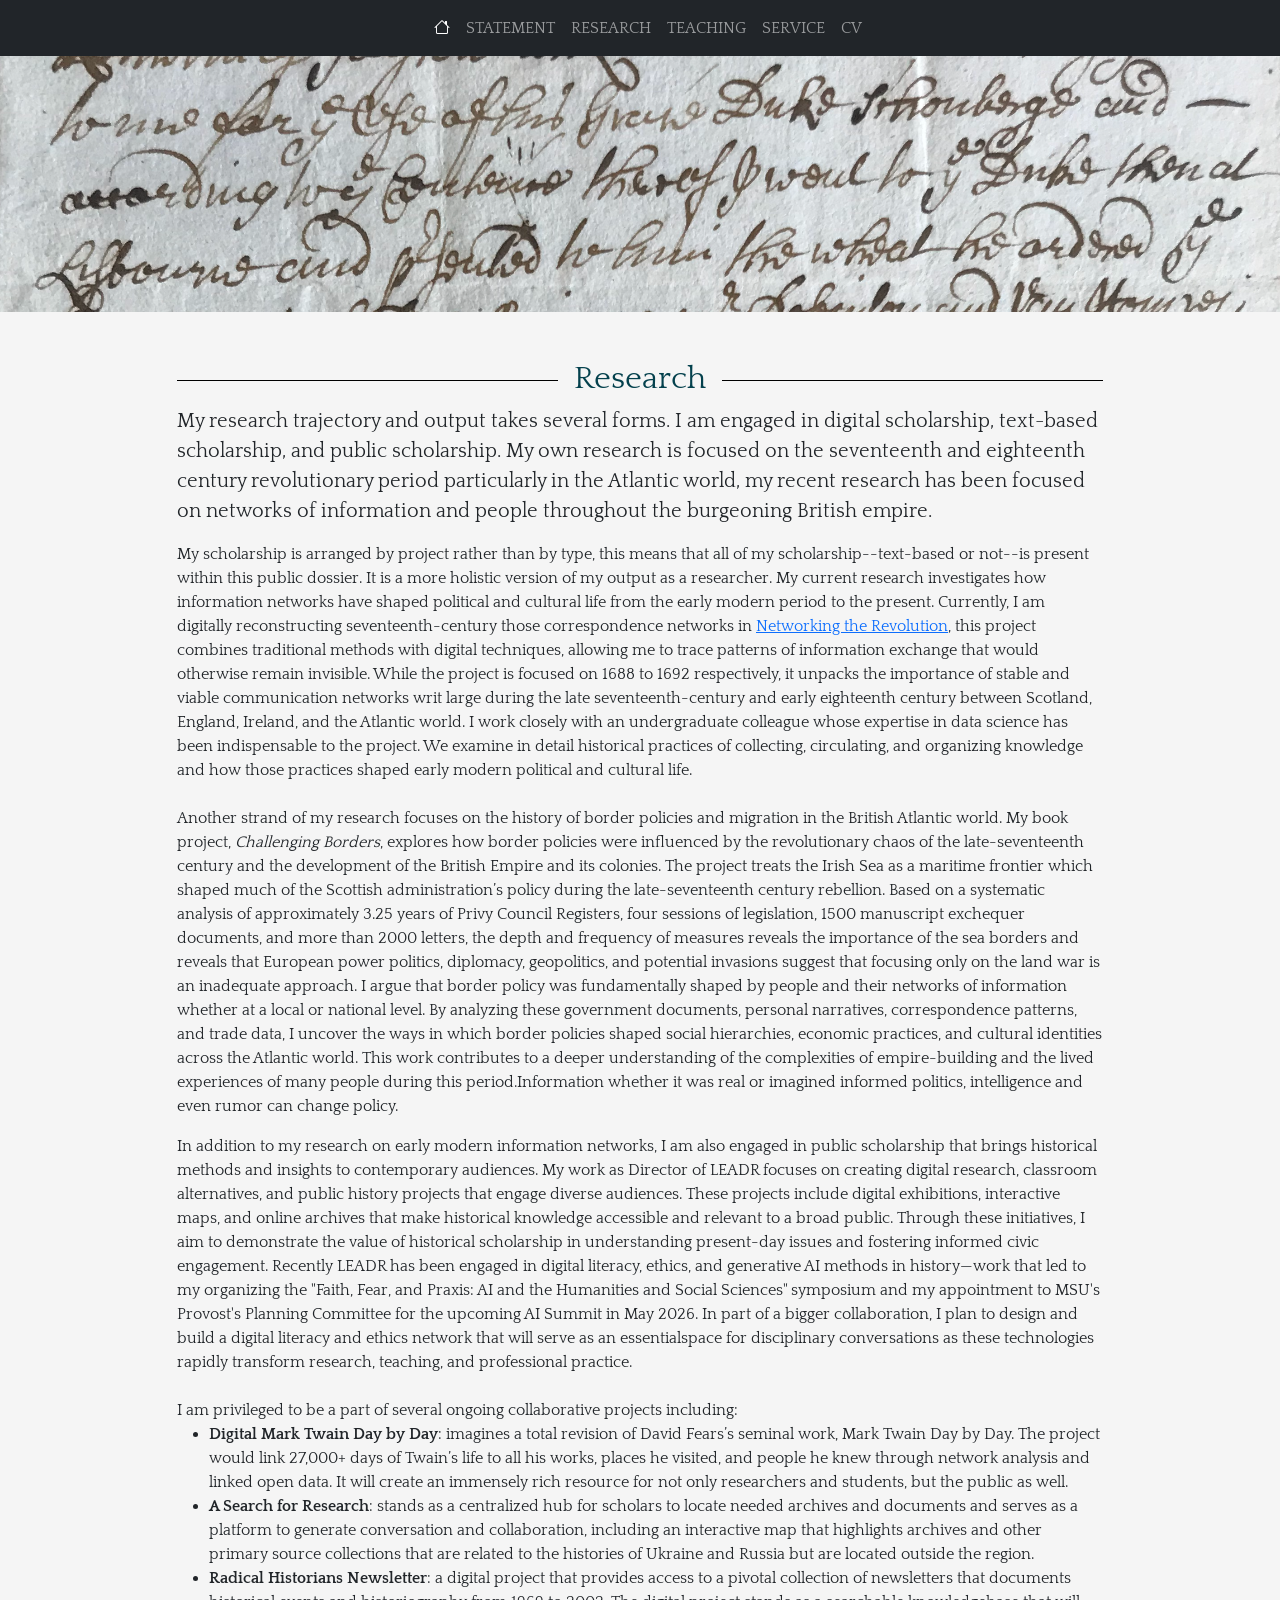
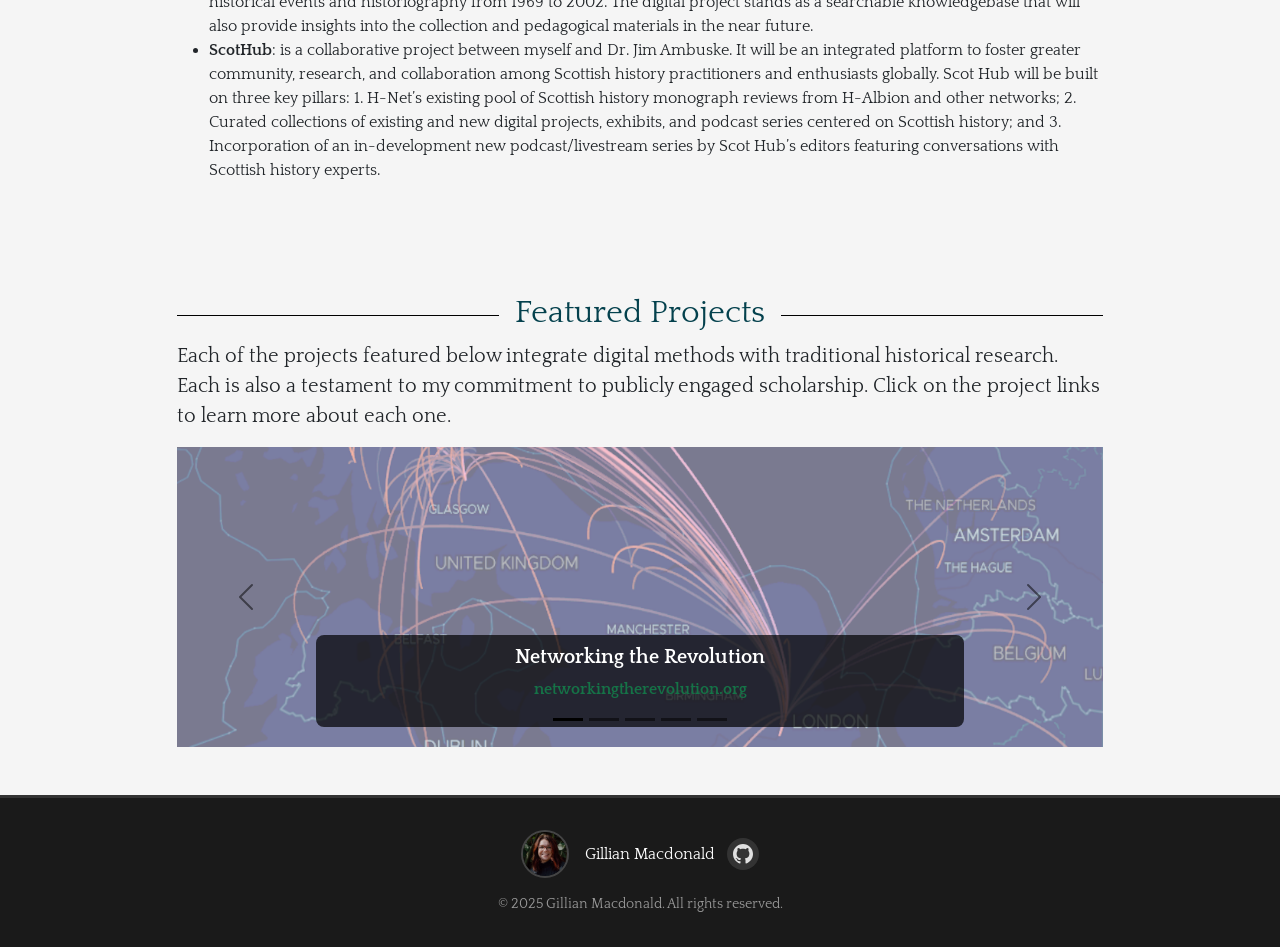
<file: research.html>
<!DOCTYPE html>
<html lang="en">
    <head>
        <meta charset="utf-8" />
        <meta name="viewport" content="width=device-width, initial-scale=1, shrink-to-fit=no" />
        <meta name="description" content="" />
        <meta name="author" content="" />
        <title>Gillian Macdonald, Ph.D.</title>
        <!-- Favicon-->
        <link rel="icon" type="image/x-icon" href="assets/favicon.ico" />
                <link rel="preconnect" href="https://fonts.googleapis.com">
<link rel="preconnect" href="https://fonts.gstatic.com" crossorigin>
<link href="https://fonts.googleapis.com/css2?family=Quattrocento:wght@400;700&display=swap" rel="stylesheet">
<link rel="stylesheet" href="https://cdn.jsdelivr.net/npm/bootstrap-icons@1.13.1/font/bootstrap-icons.min.css">
        <!-- Core theme CSS (includes Bootstrap)-->
        <link href="css/styles.css" rel="stylesheet" />
    </head>
    <body>
        <!-- Responsive navbar-->
        <nav class="navbar navbar-expand-lg navbar-dark bg-dark sticky-top">
            <div class="container">
                <a class="navbar-brand" href="#!"></a>
                <button class="navbar-toggler" type="button" data-bs-toggle="collapse" data-bs-target="#navbarSupportedContent" aria-controls="navbarSupportedContent" aria-expanded="false" aria-label="Toggle navigation"><span class="navbar-toggler-icon"></span></button>
                <div class="collapse navbar-collapse d-lg-flex justify-content-center" id="navbarSupportedContent">
                    <ul class="navbar-nav nav justify-content-center">
                       <li class="nav-item"><a class="nav-link active" aria-current="page" href="index.html"><i class="bi bi-house"></i></a></li>
                        <li class="nav-item"><a class="nav-link" href="statement.html">STATEMENT</a></li>
                        <li class="nav-item"><a class="nav-link" href="research.html">RESEARCH</a></li>
                        <li class="nav-item"><a class="nav-link" href="teaching.html">TEACHING</a></li>
                        <li class="nav-item"><a class="nav-link" href="service.html">SERVICE</a></li>
                        <li class="nav-item"><a class="nav-link" href="cv.html">CV</a></li>
                    </ul>
                </div>
            </div>
        </nav>
        <!-- Image element - set the background image for the header in the line below-->
        <div class="py-5 bg-image-full" style="background-image: url('assets/Scottish-handwriting.png')">
            <!-- Put anything you want here! The spacer below with inline CSS is just for demo purposes!-->
            <div style="height: 10rem"></div>
        </div>
            <div class="container my-5">
                <div class="row justify-content-center">
                    <div class="col-lg-10">
                        <h2>Research</h2>
                        <p class="lead">My research trajectory and output takes several forms. I am engaged in digital scholarship, text-based scholarship, and public scholarship. My own research is focused on the seventeenth and eighteenth century revolutionary period particularly in the Atlantic world, my recent research has been focused on networks of information and people throughout the burgeoning British empire.</p>
                        <p class="mb-0">My scholarship is arranged by project rather than by type, this means that all of my scholarship--text-based or not--is present within this public dossier. It is a more holistic version of my output as a researcher. My current research investigates how information networks have shaped political and cultural life from the early modern period to the present. Currently, I am digitally reconstructing seventeenth-century those correspondence networks in <a class="link" href="https://networkingtherevolution.org">Networking the Revolution</a>, this project combines traditional methods with digital techniques, allowing me to trace patterns of information exchange that would otherwise remain invisible. While the project is focused on 1688 to 1692 respectively, it unpacks the importance of stable and viable communication networks writ large during the late seventeenth-century and early eighteenth century between Scotland, England, Ireland, and the Atlantic world. I work closely with an undergraduate colleague whose expertise in data science has been indispensable to the project. We examine in detail historical practices of collecting, circulating, and organizing knowledge and how those practices shaped early modern political and cultural life.</p>
                        <br>
                        <p class="mb-0">Another strand of my research focuses on the history of border policies and migration in the British Atlantic world. My book project, <i>Challenging Borders</i>, explores how border policies were influenced by the revolutionary chaos of the late-seventeenth century and the development of the British Empire and its colonies. The project treats the Irish Sea as a maritime frontier which shaped much of the Scottish administration’s policy during the late-seventeenth century rebellion. Based on a systematic analysis of approximately 3.25 years of Privy Council Registers, four sessions of legislation, 1500 manuscript exchequer documents, and more than 2000 letters, the depth and frequency of measures reveals the importance of the sea borders and reveals that European power politics, diplomacy, geopolitics, and potential invasions suggest that focusing only on the land war is an inadequate approach. I argue that border policy was fundamentally shaped by people and their networks of information whether at a local or national level. By analyzing these government documents, personal narratives, correspondence patterns, and trade data, I uncover the ways in which border policies shaped social hierarchies, economic practices, and cultural identities across the Atlantic world. This work contributes to a deeper understanding of the complexities of empire-building and the lived experiences of many people during this period.Information whether it was real or imagined informed politics, intelligence and even rumor can change policy. </p>
                        </p>
                        <p class="mb-0">In addition to my research on early modern information networks, I am also engaged in public scholarship that brings historical methods and insights to contemporary audiences. My work as Director of LEADR focuses on creating digital research, classroom alternatives, and public history projects that engage diverse audiences. These projects include digital exhibitions, interactive maps, and online archives that make historical knowledge accessible and relevant to a broad public. Through these initiatives, I aim to demonstrate the value of historical scholarship in understanding present-day issues and fostering informed civic engagement. Recently LEADR has been engaged in digital literacy, ethics, and generative AI methods in history—work that led to my organizing the "Faith, Fear, and Praxis: AI and the Humanities and Social Sciences" symposium and my appointment to MSU's Provost's Planning Committee for the upcoming AI Summit in May 2026. In part of a bigger collaboration, I plan to design and build a digital literacy and ethics network that will serve as an essentialspace for disciplinary conversations as these technologies rapidly transform research, teaching, and professional practice.</p>
                        <br>
                        <p class="mb-0">I am privileged to be a part of several ongoing collaborative projects including:</p>
                        <p class="mb-0">
                            <ul>
                                <li><strong>Digital Mark Twain Day by Day</strong>: imagines a total revision of David Fears’s seminal work, Mark Twain Day by Day. The project would link 27,000+ days of Twain’s life to all his works, places he visited, and people he knew through network analysis and linked open data. It will create an immensely rich resource for not only researchers and students, but the public as well.</li>
                                <li><strong>A Search for Research</strong>: stands as a centralized hub for scholars to locate needed archives and documents and serves as a platform to generate conversation and collaboration, including an interactive map that highlights archives and other primary source collections that are related to the histories of Ukraine and Russia but are located outside the region.</li>
                                <li><strong>Radical Historians Newsletter</strong>: a digital project that provides access to a pivotal collection of newsletters that documents historical events and historiography from 1969 to 2002. The digital project stands as a searchable knowledgebase that will also provide insights into the collection and pedagogical materials in the near future.</li>
                                <li><strong>ScotHub</strong>: is a collaborative project between myself and Dr. Jim Ambuske. It will be an integrated platform to foster greater community, research, and collaboration among Scottish history practitioners and enthusiasts globally. Scot Hub will be built on three key pillars: 1. H-Net’s existing pool of Scottish history monograph reviews from H-Albion and other networks; 2. Curated collections of existing and new digital projects, exhibits, and podcast series centered on Scottish history; and 3. Incorporation of an in-development new podcast/livestream series by Scot Hub’s editors featuring conversations with Scottish history experts. </li>
                            </ul>
                        </p>
                    </div>
                </div>
            </div>
            <div class="container my-5">
                <div class="row justify-content-center">
                    <div class="col-lg-10">
                        <h2>Featured Projects</h2>
                        <p class="lead">Each of the projects featured below integrate digital methods with traditional historical research. Each is also a testament to my commitment to publicly engaged scholarship. Click on the project links to learn more about each one.</p>
<div id="myCarousel" class="carousel carousel-dark slide" data-bs-ride="carousel">
  <div class="carousel-indicators">
    <button type="button" data-bs-target="#myCarousel" data-bs-slide-to="0" class="active" aria-current="true" aria-label="Slide 1"></button>
    <button type="button" data-bs-target="#myCarousel" data-bs-slide-to="1" aria-label="Slide 2"></button>
    <button type="button" data-bs-target="#myCarousel" data-bs-slide-to="2" aria-label="Slide 3"></button>
    <button type="button" data-bs-target="#myCarousel" data-bs-slide-to="3" aria-label="Slide 4"></button>
    <button type="button" data-bs-target="#myCarousel" data-bs-slide-to="4" aria-label="Slide 5"></button>
  </div>
  
  <div class="carousel-inner custom-dark-overlay">
    <div class="carousel-item active" data-bs-interval="4000">
      <img src="assets/network.png" class="d-block w-100 bg-black opacity-50" alt="map showing letter geography connections">
      <div class="carousel-caption d-none d-md-block">
        <h5><strong>Networking the Revolution</strong></h5>
        <p><a class="link" href="https://networkingtherevolution.org">networkingtherevolution.org</a></p>
      </div>
    </div>
    <div class="carousel-item" data-bs-interval="4000">
      <img src="assets/radical1.png" class="d-block w-100 bg-black opacity-50" alt="newsletter title page">
      <div class="carousel-caption d-none d-md-block">
        <h5><strong>Radical Historians Newsletter</strong></h5>
        <p><a class="link" href="https://networks.h-net.org/radical-historians-newsletter">networks.h-net.org/radical-historians-newsletter</a></p>
      </div>
    </div>
    <div class="carousel-item" data-bs-interval="4000">
      <img src="assets/abundant1.png" class="d-block w-100 bg-black opacity-50" alt="wetlands with text overlay">
      <div class="carousel-caption d-none d-md-block">
        <h5><strong>Abundant Waters</strong></h5>
        <p><a class="link" href="https://abundantwaterscmich.omeka.net">abundantwaterscmich.omeka.net</a></p>
      </div>
    </div>
    <div class="carousel-item" data-bs-interval="4000">
      <img src="assets/search1.png" class="d-block w-100 bg-black opacity-50" alt="map of archives">
      <div class="carousel-caption d-none d-md-block">
        <h5><strong>A Search for Research</strong></h5>
        <p><a class="link" href="https://networks.h-net.org/search-research">networks.h-net.org/search-research</a></p>
      </div>
    </div>
    <div class="carousel-item" data-bs-interval="4000">
      <img src="assets/09_049A4571.jpg" class="d-block w-100 bg-black opacity-50" alt="computer showing network graph">
      <div class="carousel-caption d-none d-md-block">
        <h5><strong>LEADR</strong></h5>
        <p><a class="link" href="https://leadr.msu.edu">leadr.msu.edu</a></p>
      </div>
    </div>
  </div>
  <button class="carousel-control-prev" type="button" data-bs-target="#myCarousel" data-bs-slide="prev">
    <span class="carousel-control-prev-icon" aria-hidden="true"></span>
    <span class="visually-hidden">Previous</span>
  </button>
  <button class="carousel-control-next" type="button" data-bs-target="#myCarousel" data-bs-slide="next">
    <span class="carousel-control-next-icon" aria-hidden="true"></span>
    <span class="visually-hidden">Next</span>
  </button>
</div>
                    </div>
                </div>
            </div>      
        <!-- Footer-->
<footer>
        <div class="footer-content">
            <div class="author-section">
                <div class="avatar"><img src="assets/headshot.png" alt="Gillian Macdonald"></div>
                <div class="author-info">
                    <span class="author-name">Gillian Macdonald</span>
                    <a href="https://github.com/gilliansmac92" class="github-link" target="_blank" rel="noopener noreferrer" aria-label="GitHub Profile">
                        <svg class="github-icon" viewBox="0 0 24 24" xmlns="http://www.w3.org/2000/svg">
                            <path d="M12 0c-6.626 0-12 5.373-12 12 0 5.302 3.438 9.8 8.207 11.387.599.111.793-.261.793-.577v-2.234c-3.338.726-4.033-1.416-4.033-1.416-.546-1.387-1.333-1.756-1.333-1.756-1.089-.745.083-.729.083-.729 1.205.084 1.839 1.237 1.839 1.237 1.07 1.834 2.807 1.304 3.492.997.107-.775.418-1.305.762-1.604-2.665-.305-5.467-1.334-5.467-5.931 0-1.311.469-2.381 1.236-3.221-.124-.303-.535-1.524.117-3.176 0 0 1.008-.322 3.301 1.23.957-.266 1.983-.399 3.003-.404 1.02.005 2.047.138 3.006.404 2.291-1.552 3.297-1.23 3.297-1.23.653 1.653.242 2.874.118 3.176.77.84 1.235 1.911 1.235 3.221 0 4.609-2.807 5.624-5.479 5.921.43.372.823 1.102.823 2.222v3.293c0 .319.192.694.801.576 4.765-1.589 8.199-6.086 8.199-11.386 0-6.627-5.373-12-12-12z"/>
                        </svg>
                    </a>
                </div>
            </div>
            <div class="copyright">
                © 2025 Gillian Macdonald. All rights reserved.
            </div>
        </div>
    </footer>
        <!-- Bootstrap core JS-->
        <script src="https://cdn.jsdelivr.net/npm/bootstrap@5.2.3/dist/js/bootstrap.bundle.min.js"></script>
        <!-- Core theme JS-->
        <script src="js/scripts.js"></script>
    </body>
</html>
</file>
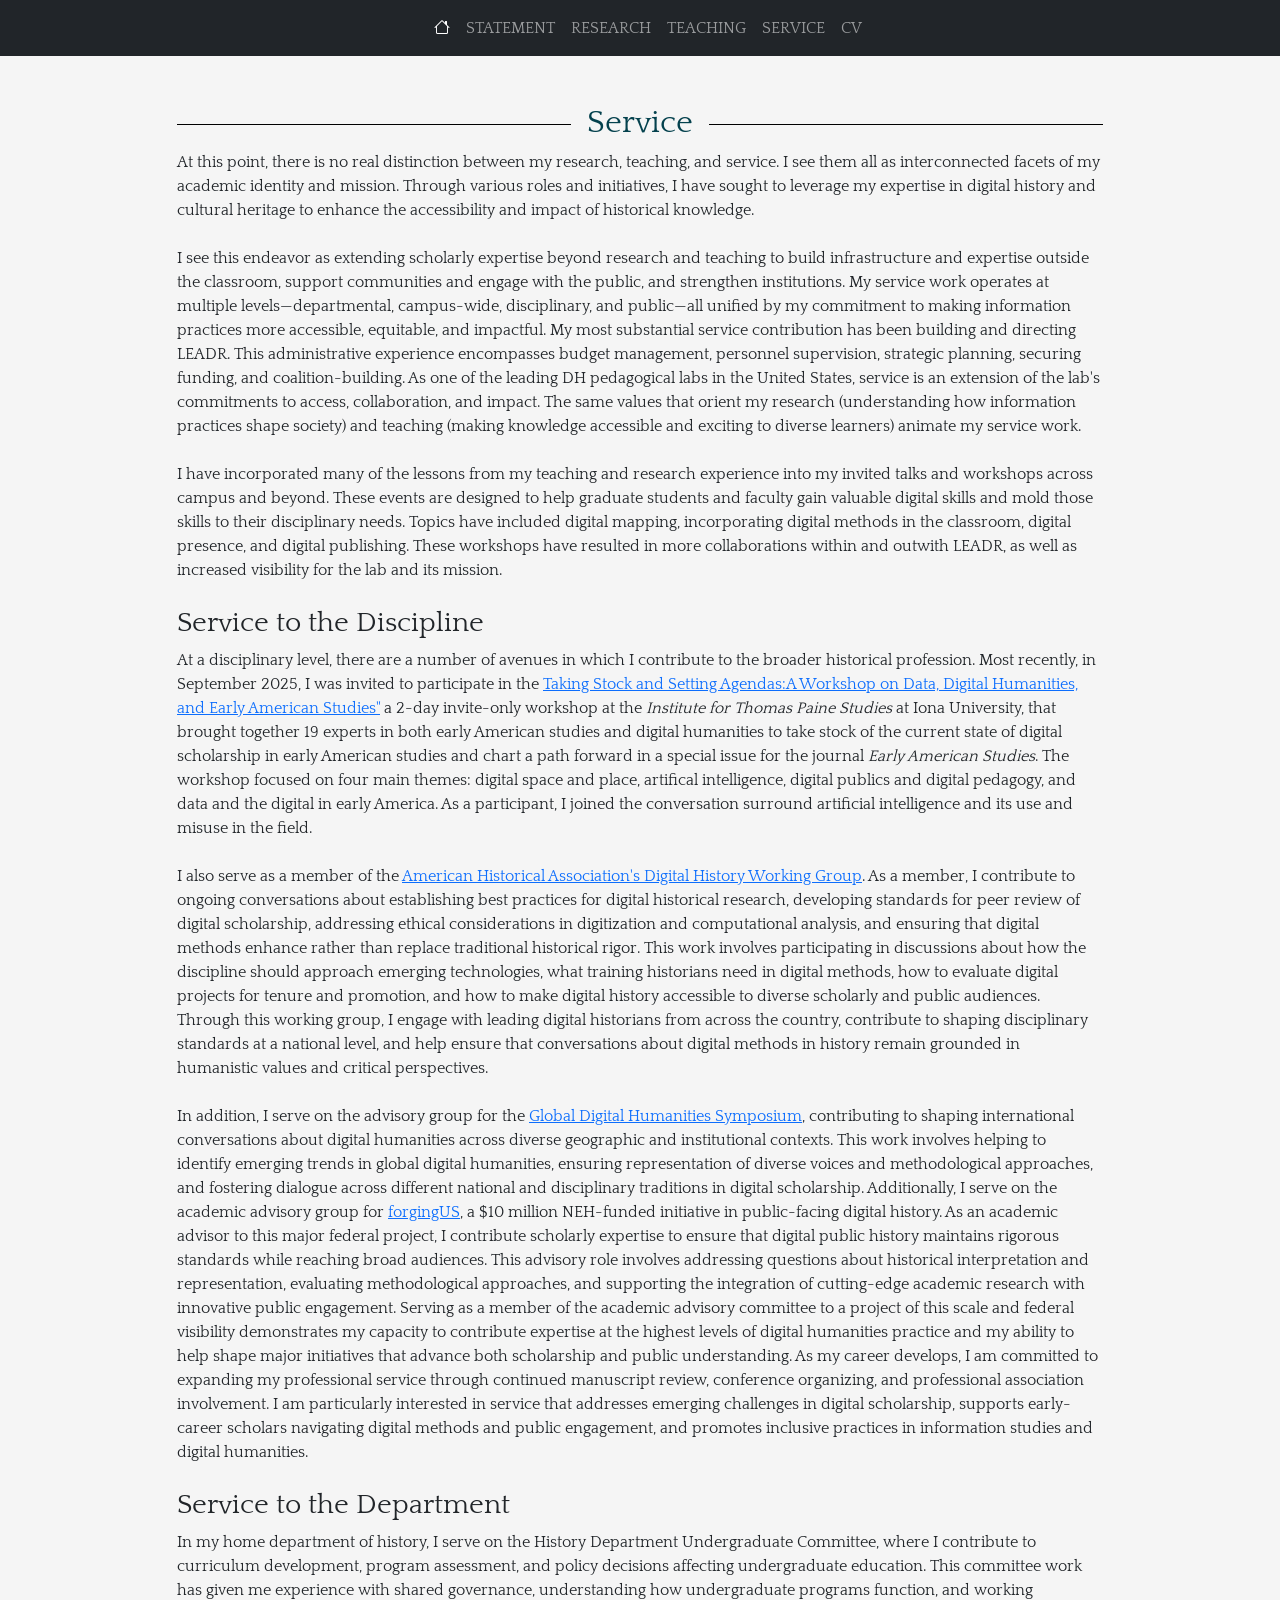
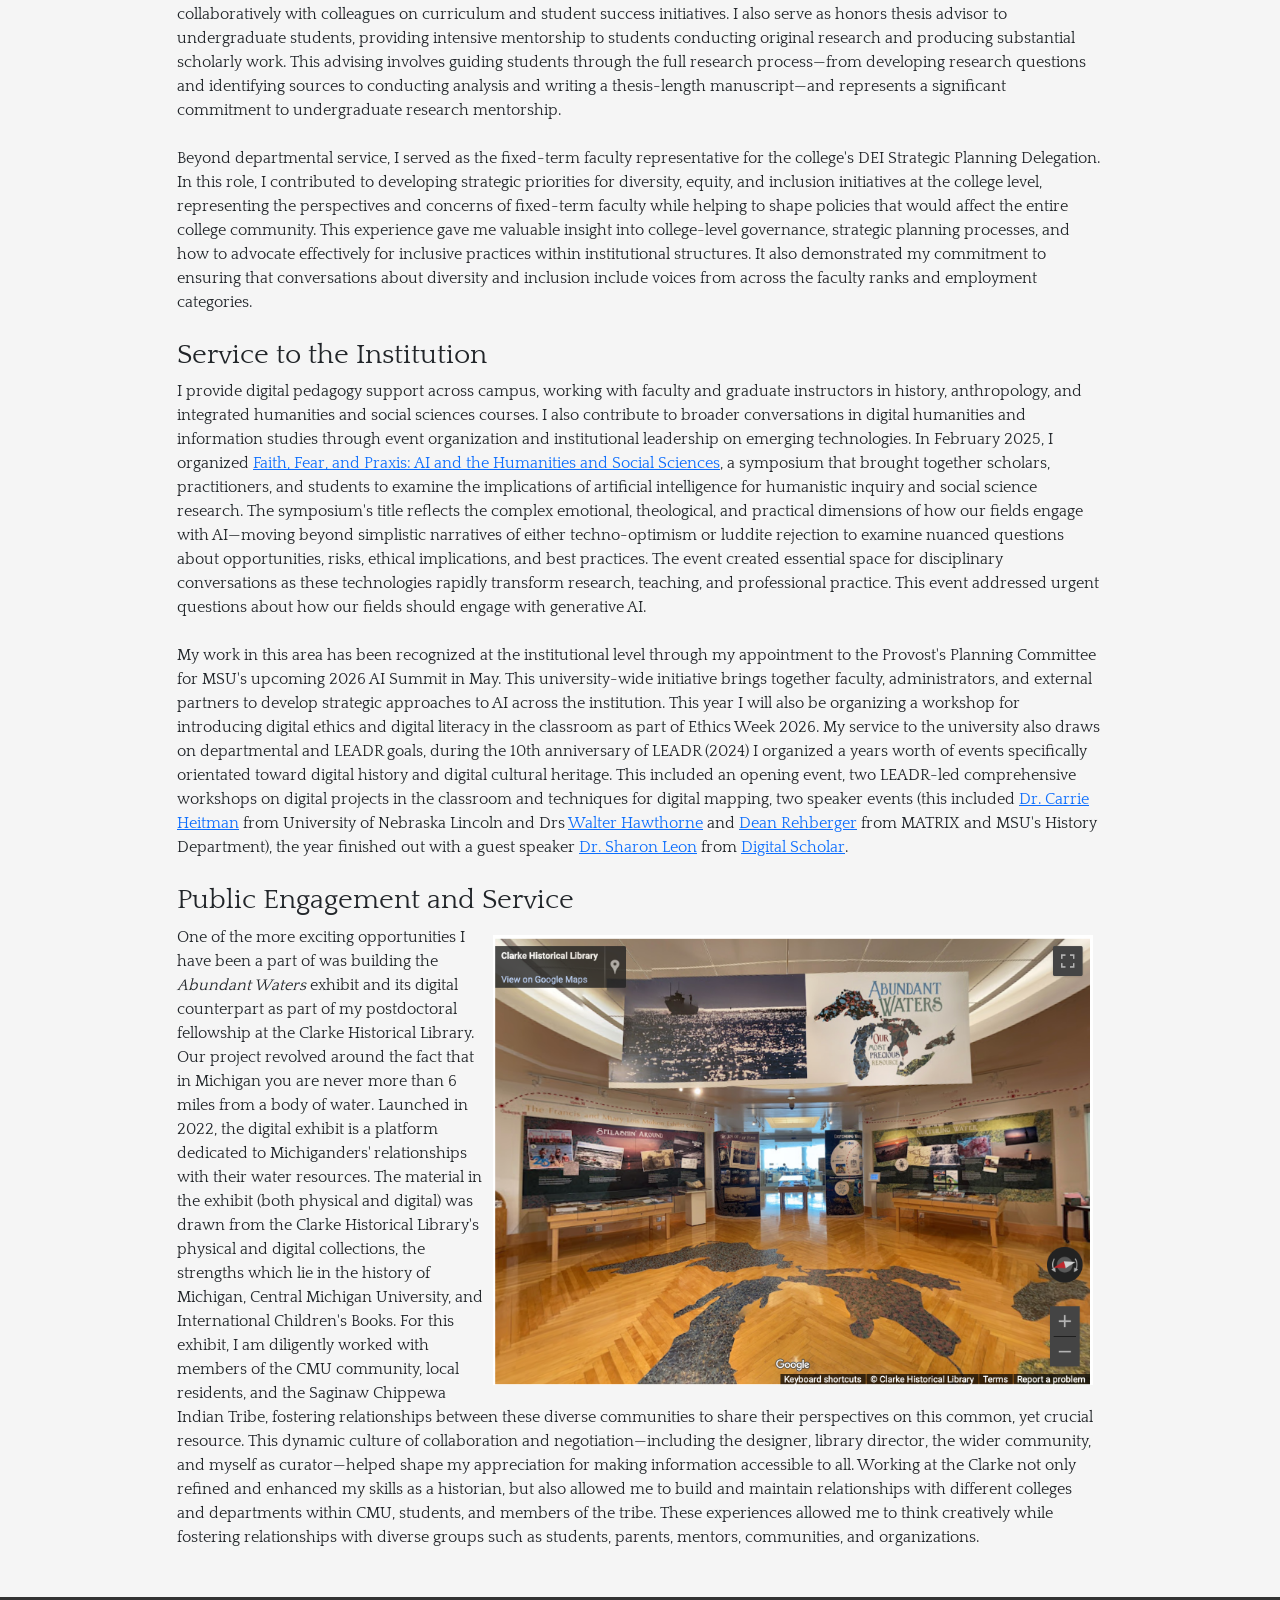
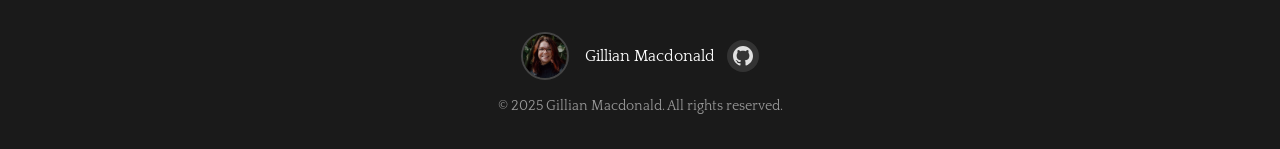
<file: service.html>
<!DOCTYPE html>
<html lang="en">
    <head>
        <meta charset="utf-8" />
        <meta name="viewport" content="width=device-width, initial-scale=1, shrink-to-fit=no" />
        <meta name="description" content="" />
        <meta name="author" content="" />
        <title>Gillian Macdonald, Ph.D.</title>
        <!-- Favicon-->
        <link rel="icon" type="image/x-icon" href="assets/favicon.ico" />
        <link rel="preconnect" href="https://fonts.googleapis.com">
        <link rel="preconnect" href="https://fonts.gstatic.com" crossorigin>
        <link href="https://fonts.googleapis.com/css2?family=Quattrocento:wght@400;700&display=swap" rel="stylesheet">
        <link rel="stylesheet" href="https://cdn.jsdelivr.net/npm/bootstrap-icons@1.13.1/font/bootstrap-icons.min.css">
        <!-- Core theme CSS (includes Bootstrap)-->
        <link href="css/styles.css" rel="stylesheet" />
    </head>
    <body>
        <!-- Responsive navbar-->
        <nav class="navbar navbar-expand-lg navbar-dark bg-dark sticky-top">
            <div class="container">
                <a class="navbar-brand" href="#!"></a>
                <button class="navbar-toggler" type="button" data-bs-toggle="collapse" data-bs-target="#navbarSupportedContent" aria-controls="navbarSupportedContent" aria-expanded="false" aria-label="Toggle navigation"><span class="navbar-toggler-icon"></span></button>
                <div class="collapse navbar-collapse d-lg-flex justify-content-center" id="navbarSupportedContent">
                    <ul class="navbar-nav nav justify-content-center">
                        <li class="nav-item"><a class="nav-link active" aria-current="page" href="index.html"><i class="bi bi-house"></i></a></li>
                        <li class="nav-item"><a class="nav-link" href="statement.html">STATEMENT</a></li>
                        <li class="nav-item"><a class="nav-link" href="research.html">RESEARCH</a></li>
                        <li class="nav-item"><a class="nav-link" href="teaching.html">TEACHING</a></li>
                        <li class="nav-item"><a class="nav-link" href="service.html">SERVICE</a></li>
                        <li class="nav-item"><a class="nav-link" href="cv.html">CV</a></li>
                    </ul>
                </div>
            </div>
        </nav>
            <div class="container my-5">
                <div class="row justify-content-center">
                    <div class="col-lg-10">
                        <h2 class="text-center">Service</h2>
                        <p class="mb-0">At this point, there is no real distinction between my research, teaching, and service. I see them all as interconnected facets of my academic identity and mission. Through various roles and initiatives, I have sought to leverage my expertise in digital history and cultural heritage to enhance the accessibility and impact of historical knowledge.</p>
                        <br>
                        <p class="mb-0">I see this endeavor as extending scholarly expertise beyond research and teaching to build infrastructure and expertise outside the classroom, support communities and engage with the public, and strengthen institutions. My service work operates at multiple levels—departmental, campus-wide, disciplinary, and public—all unified by my commitment to making information practices more accessible, equitable, and impactful. My most substantial service contribution has been building and directing LEADR. This administrative experience encompasses budget management, personnel supervision, strategic planning, securing funding, and coalition-building. As one of the leading DH pedagogical labs in the United States, service is an extension of the lab's commitments to access, collaboration, and impact. The same values that orient my research (understanding how information practices shape society) and teaching (making knowledge accessible and exciting to diverse learners) animate my service work.</p>
                        <br>
                        <p class="mb-0">I have incorporated many of the lessons from my teaching and research experience into my invited talks and workshops across campus and beyond. These events are designed to help graduate students and faculty gain valuable digital skills and mold those skills to their disciplinary needs. Topics have included digital mapping, incorporating digital methods in the classroom, digital presence, and digital publishing. These workshops have resulted in more collaborations within and outwith LEADR, as well as increased visibility for the lab and its mission.</p>
                        <br>
                        <h3>Service to the Discipline</h3>
                        <p class="mb-0">At a disciplinary level, there are a number of avenues in which I contribute to the broader historical profession. Most recently, in September 2025, I was invited to participate in the <a class="link" href="https://theitps.org/taking-stock-and-setting-agendas-a-workshop-on-data-digital-humanities-and-early-american-studies/">Taking Stock and Setting Agendas:A Workshop on Data, Digital Humanities, and Early American Studies"</a> a 2-day invite-only workshop at the <i>Institute for Thomas Paine Studies</i> at Iona University, that brought together 19 experts in both early American studies and digital humanities to take stock of the current state of digital scholarship in early American studies and chart a path forward in a special issue for the journal <i>Early American Studies</i>. The workshop focused on four main themes: digital space and place, artifical intelligence, digital publics and digital pedagogy, and data and the digital in early America. As a participant, I joined the conversation surround artificial intelligence and its use and misuse in the field. </p>
                        <br>
                        <p class="mb-0">I also serve as a member of the <a class="link" href="https://www.historians.org/group/digital-history-working-group/">American Historical Association's Digital History Working Group</a>. As a member, I contribute to ongoing conversations about establishing best practices for digital historical research, developing standards for peer review of digital scholarship, addressing ethical considerations in digitization and computational analysis, and ensuring that digital methods enhance rather than replace traditional historical rigor. This work involves participating in discussions about how the discipline should approach emerging technologies, what training historians need in digital methods, how to evaluate digital projects for tenure and promotion, and how to make digital history accessible to diverse scholarly and public audiences. Through this working group, I engage with leading digital historians from across the country, contribute to shaping disciplinary standards at a national level, and help ensure that conversations about digital methods in history remain grounded in humanistic values and critical perspectives. </p>
                        <br>
                        <p class="mb-0">In addition, I serve on the advisory group for the <a class="link" href="https://msuglobaldh.org/">Global Digital Humanities Symposium</a>, contributing to shaping international conversations about digital humanities across diverse geographic and institutional contexts. This work involves helping to identify emerging trends in global digital humanities, ensuring representation of diverse voices and methodological approaches, and fostering dialogue across different national and disciplinary traditions in digital scholarship. Additionally, I serve on the academic advisory group for <a class="link" href="https://forgingus.org">forgingUS</a>, a $10 million NEH-funded initiative in public-facing digital history. As an academic advisor to this major federal project, I contribute scholarly expertise to ensure that digital public history maintains rigorous standards while reaching broad audiences. This advisory role involves addressing questions about historical interpretation and representation, evaluating methodological approaches, and supporting the integration of cutting-edge academic research with innovative public engagement. Serving as a member of the academic advisory committee to a project of this scale and federal visibility demonstrates my capacity to contribute expertise at the highest levels of digital humanities practice and my ability to help shape major initiatives that advance both scholarship and public understanding. As my career develops, I am committed to expanding my professional service through continued manuscript review, conference organizing, and professional association involvement. I am particularly interested in service that addresses emerging challenges in digital scholarship, supports early-career scholars navigating digital methods and public engagement, and promotes inclusive practices in information studies and digital humanities.</p>
                        <br>
                        <h3>Service to the Department</h3>
                        <p class="mb-0">In my home department of history, I serve on the History Department Undergraduate Committee, where I contribute to curriculum development, program assessment, and policy decisions affecting undergraduate education. This committee work has given me experience with shared governance, understanding how undergraduate programs function, and working collaboratively with colleagues on curriculum and student success initiatives. I also serve as honors thesis advisor to undergraduate students, providing intensive mentorship to students conducting original research and producing substantial scholarly work. This advising involves guiding students through the full research process—from developing research questions and identifying sources to conducting analysis and writing a thesis-length manuscript—and represents a significant commitment to undergraduate research mentorship. </p>
                        <br>
                        <p class="mb-0">Beyond departmental service, I served as the fixed-term faculty representative for the college's DEI Strategic Planning Delegation. In this role, I contributed to developing strategic priorities for diversity, equity, and inclusion initiatives at the college level, representing the perspectives and concerns of fixed-term faculty while helping to shape policies that would affect the entire college community. This experience gave me valuable insight into college-level governance, strategic planning processes, and how to advocate effectively for inclusive practices within institutional structures. It also demonstrated my commitment to ensuring that conversations about diversity and inclusion include voices from across the faculty ranks and employment categories.</p>
                        <br>
                        <h3>Service to the Institution</h3>
                        <p class="mb-0">I provide digital pedagogy support across campus, working with faculty and graduate instructors in history, anthropology, and integrated humanities and social sciences courses. I also contribute to broader conversations in digital humanities and information studies through event organization and institutional leadership on emerging technologies. In February 2025, I organized <a class="link" href="https://networks.h-net.org/2025-ai-symposium">Faith, Fear, and Praxis: AI and the Humanities and Social Sciences</a>, a symposium that brought together scholars, practitioners, and students to examine the implications of artificial intelligence for humanistic inquiry and social science research. The symposium's title reflects the complex emotional, theological, and practical dimensions of how our fields engage with AI—moving beyond simplistic narratives of either techno-optimism or luddite rejection to examine nuanced questions about opportunities, risks, ethical implications, and best practices. The event created essential space for disciplinary conversations as these technologies rapidly transform research, teaching, and professional practice. This event addressed urgent questions about how our fields should engage with generative AI. </p>
                        <br>
                        <p class="mb-0">My work in this area has been recognized at the institutional level through my appointment to the Provost's Planning Committee for MSU's upcoming 2026 AI Summit in May. This university-wide initiative brings together faculty, administrators, and external partners to develop strategic approaches to AI across the institution. This year I will also be organizing a workshop for introducing digital ethics and digital literacy in the classroom as part of Ethics Week 2026. My service to the university also draws on departmental and LEADR goals, during the 10th anniversary of LEADR (2024) I organized a years worth of events specifically orientated toward digital history and digital cultural heritage. This included an opening event, two LEADR-led comprehensive workshops on digital projects in the classroom and techniques for digital mapping, two speaker events (this included <a class="link" href="https://sgis.unl.edu/person/carrie-heitman/">Dr. Carrie Heitman</a> from University of Nebraska Lincoln and Drs <a class="link" href="https://sites.google.com/msu.edu/profwalterhawthorne/bio">Walter Hawthorne</a> and <a class="link" href="https://www.rehberger.org">Dean Rehberger</a> from MATRIX and MSU's History Department), the year finished out with a guest speaker <a class="link" href="https://www.6floors.org/bracket/about-2/">Dr. Sharon Leon</a> from <a class="link" href="https://digitalscholar.org">Digital Scholar</a>.</p>
                        <br>
                        <h3>Public Engagement and Service</h3>
                        <img align="right" style="margin: 10px" src="assets/exhibit.png" width="600" height="450">
                        <p class="mb-0">One of the more exciting opportunities I have been a part of was building the <i>Abundant Waters</i> exhibit and its digital counterpart as part of my postdoctoral fellowship at the Clarke Historical Library. Our project revolved around the fact that in Michigan you are never more than 6 miles from a body of water. Launched in 2022, the digital exhibit is a platform dedicated to Michiganders' relationships with their water resources. The material in the exhibit (both physical and digital) was drawn from the Clarke Historical Library's physical and digital collections, the strengths which lie in the history of Michigan, Central Michigan University, and International Children's Books. For this exhibit, I am diligently worked with members of the CMU community, local residents, and the Saginaw Chippewa Indian Tribe, fostering relationships between these diverse communities to share their perspectives on this common, yet crucial resource. This dynamic culture of collaboration and negotiation—including the designer, library director, the wider community, and myself as curator—helped shape my appreciation for making information accessible to all. Working at the Clarke not only refined and enhanced my skills as a historian, but also allowed me to build and maintain relationships with different colleges and departments within CMU, students, and members of the tribe. These experiences allowed me to think creatively while fostering relationships with diverse groups such as students, parents, mentors, communities, and organizations.</p>
                    </div>
                </div>
            </div>
        <!-- Footer-->
<footer>
        <div class="footer-content">
            <div class="author-section">
                <div class="avatar"><img src="assets/headshot.png" alt="Gillian Macdonald"></div>
                <div class="author-info">
                    <span class="author-name">Gillian Macdonald</span>
                    <a href="https://github.com/gilliansmac92" class="github-link" target="_blank" rel="noopener noreferrer" aria-label="GitHub Profile">
                        <svg class="github-icon" viewBox="0 0 24 24" xmlns="http://www.w3.org/2000/svg">
                            <path d="M12 0c-6.626 0-12 5.373-12 12 0 5.302 3.438 9.8 8.207 11.387.599.111.793-.261.793-.577v-2.234c-3.338.726-4.033-1.416-4.033-1.416-.546-1.387-1.333-1.756-1.333-1.756-1.089-.745.083-.729.083-.729 1.205.084 1.839 1.237 1.839 1.237 1.07 1.834 2.807 1.304 3.492.997.107-.775.418-1.305.762-1.604-2.665-.305-5.467-1.334-5.467-5.931 0-1.311.469-2.381 1.236-3.221-.124-.303-.535-1.524.117-3.176 0 0 1.008-.322 3.301 1.23.957-.266 1.983-.399 3.003-.404 1.02.005 2.047.138 3.006.404 2.291-1.552 3.297-1.23 3.297-1.23.653 1.653.242 2.874.118 3.176.77.84 1.235 1.911 1.235 3.221 0 4.609-2.807 5.624-5.479 5.921.43.372.823 1.102.823 2.222v3.293c0 .319.192.694.801.576 4.765-1.589 8.199-6.086 8.199-11.386 0-6.627-5.373-12-12-12z"/>
                        </svg>
                    </a>
                </div>
            </div>
            <div class="copyright">
                © 2025 Gillian Macdonald. All rights reserved.
            </div>
        </div>
    </footer>
        <!-- Bootstrap core JS-->
        <script src="https://cdn.jsdelivr.net/npm/bootstrap@5.2.3/dist/js/bootstrap.bundle.min.js"></script>
        <!-- Core theme JS-->
        <script src="js/scripts.js"></script>
    </body>
</html>
</file>
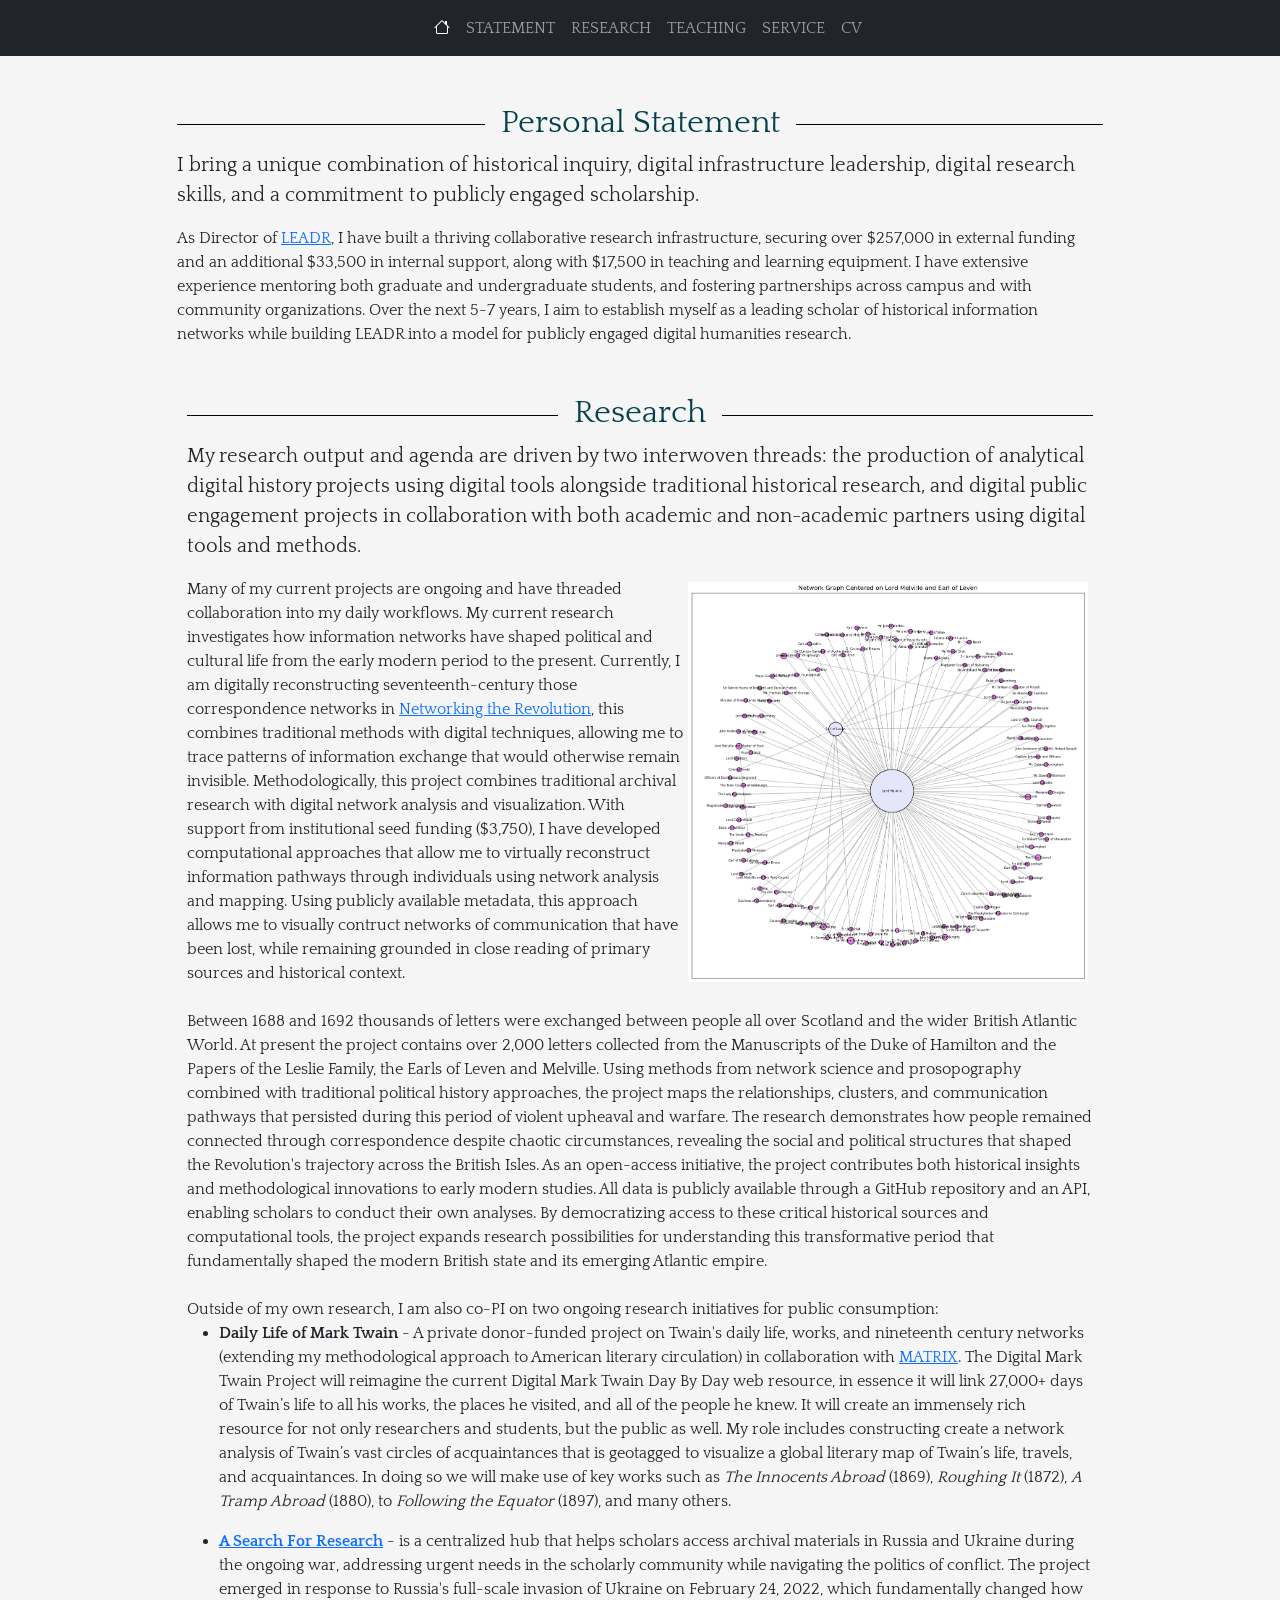
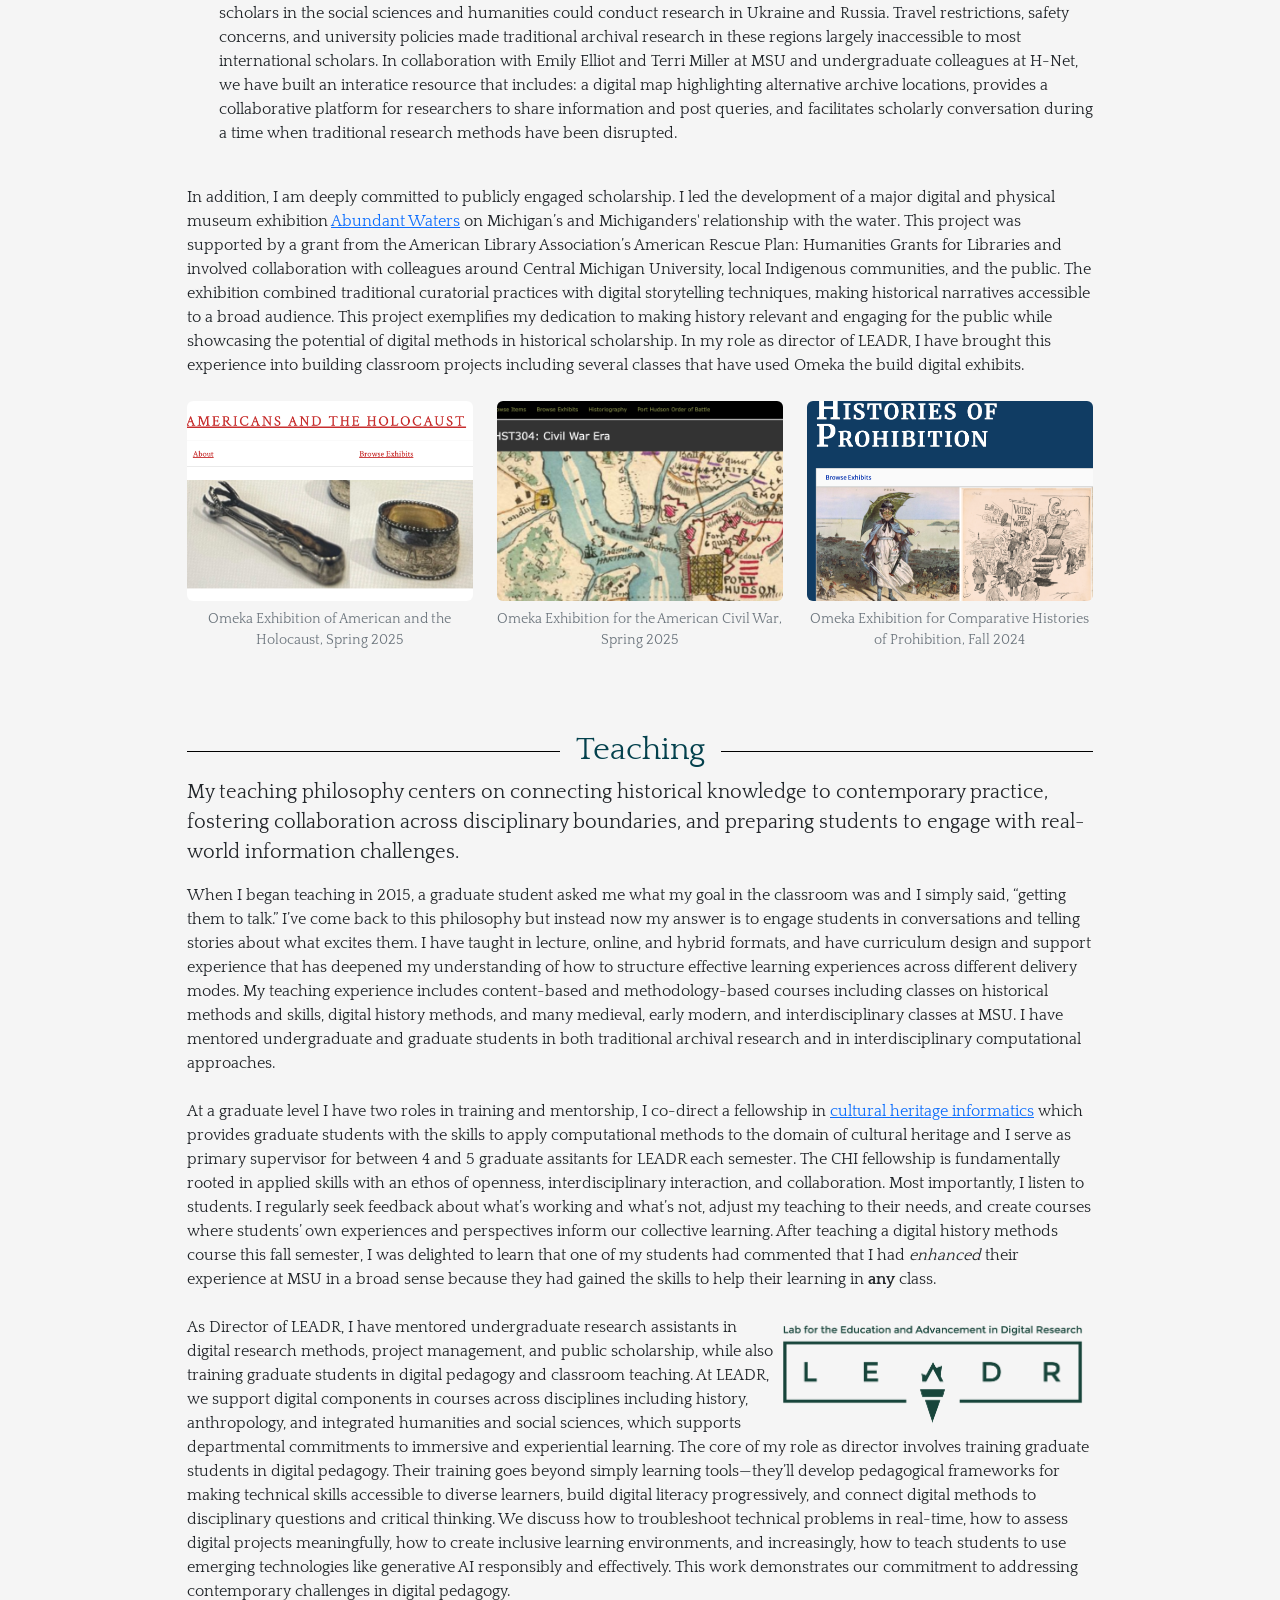
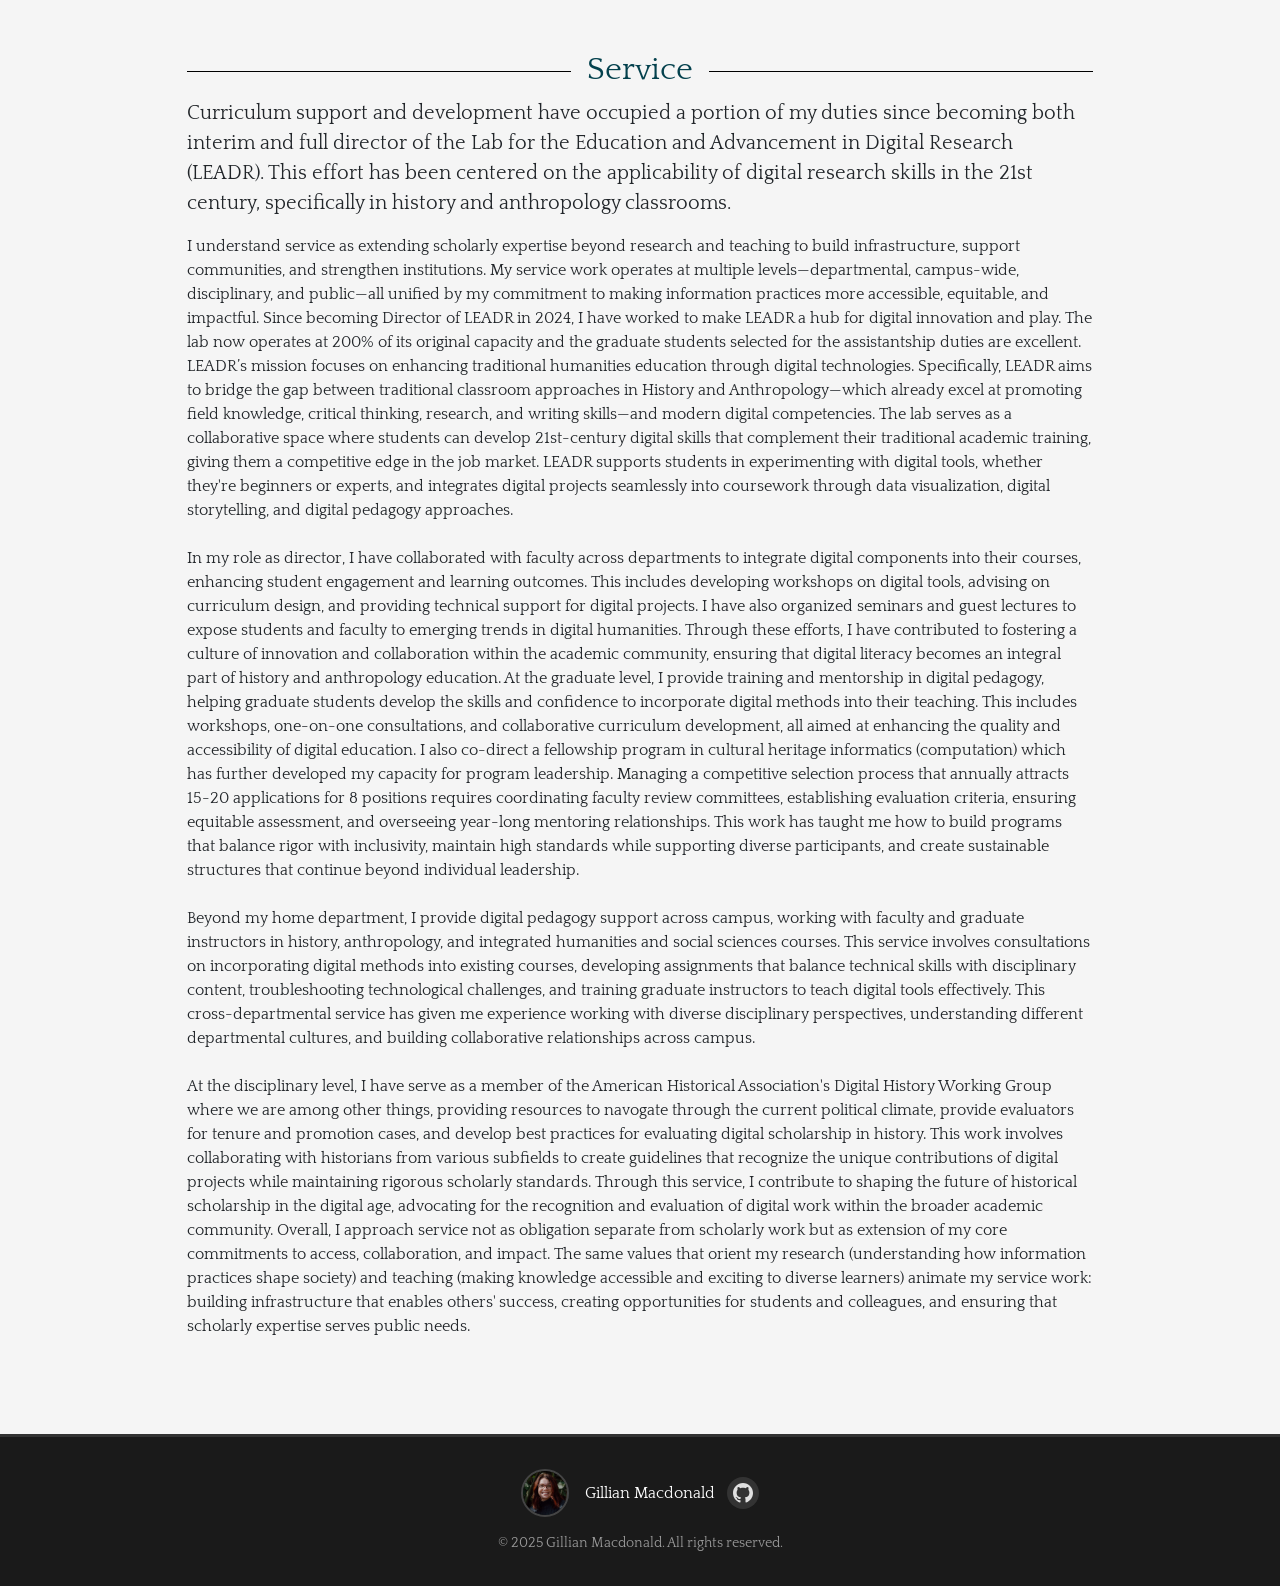
<file: statement.html>
<!DOCTYPE html>
<html lang="en">
    <head>
        <meta charset="utf-8" />
        <meta name="viewport" content="width=device-width, initial-scale=1, shrink-to-fit=no" />
        <meta name="description" content="" />
        <meta name="author" content="" />
        <title>Gillian Macdonald, Ph.D.</title>
        <!-- Favicon-->
        <link rel="icon" type="image/x-icon" href="assets/favicon.ico" />
                <link rel="preconnect" href="https://fonts.googleapis.com">
<link rel="preconnect" href="https://fonts.gstatic.com" crossorigin>
<link href="https://fonts.googleapis.com/css2?family=Quattrocento:wght@400;700&display=swap" rel="stylesheet">
<link rel="stylesheet" href="https://cdn.jsdelivr.net/npm/bootstrap-icons@1.13.1/font/bootstrap-icons.min.css">
        <!-- Core theme CSS (includes Bootstrap)-->
        <link href="css/styles.css" rel="stylesheet" />
    </head>
    <body>
        <!-- Responsive navbar-->
        <nav class="navbar navbar-expand-lg navbar-dark bg-dark sticky-top">
            <div class="container">
                <a class="navbar-brand" href="#!"></a>
                <button class="navbar-toggler" type="button" data-bs-toggle="collapse" data-bs-target="#navbarSupportedContent" aria-controls="navbarSupportedContent" aria-expanded="false" aria-label="Toggle navigation"><span class="navbar-toggler-icon"></span></button>
                <div class="collapse navbar-collapse d-lg-flex justify-content-center" id="navbarSupportedContent">
                    <ul class="navbar-nav nav justify-content-center">
                        <li class="nav-item"><a class="nav-link active" aria-current="page" href="index.html"><i class="bi bi-house"></i></a></li>
                        <li class="nav-item"><a class="nav-link" href="statement.html">STATEMENT</a></li>
                        <li class="nav-item"><a class="nav-link" href="research.html">RESEARCH</a></li>
                        <li class="nav-item"><a class="nav-link" href="teaching.html">TEACHING</a></li>
                        <li class="nav-item"><a class="nav-link" href="service.html">SERVICE</a></li>
                        <li class="nav-item"><a class="nav-link" href="cv.html">CV</a></li>
                    </ul>
                </div>
            </div>
        </nav>
        <!-- Content section-->
        <div class="container my-5">
                <div class="row justify-content-center">
                    <div class="col-lg-10">
                        <h2 class="text-center">Personal Statement</h2>
                        <p class="lead">I bring a unique combination of historical inquiry, digital infrastructure leadership, digital research skills, and a commitment to publicly engaged scholarship.</p>
                        <p class="mb-0">As Director of <a class="link" href="https://leadr.msu.edu">LEADR</a>, I have built a thriving collaborative research infrastructure, securing over $257,000 in external funding and an additional $33,500 in internal support, along with $17,500 in teaching and learning equipment. I have extensive experience mentoring both graduate and undergraduate students, and fostering partnerships across campus and with community organizations. Over the next 5-7 years, I aim to establish myself as a leading scholar of historical information networks while building LEADR into a model for publicly engaged digital humanities research.</p>   
                </div>
            </div>
            <div class="container my-5">
                <div class="row justify-content-center">
                    <div class="col-lg-10">
                        <h2 class="text-center">Research</h2>
                        <p class="lead">My research output and agenda are driven by two interwoven threads: the production of analytical digital history projects using digital tools alongside traditional historical research, and digital public engagement projects in collaboration with both academic and non-academic partners using digital tools and methods.</p>
                        <img align="right" style="margin: 5px" src="assets/centered-nodes.png" width="400" height="400">
                        <p class="mb-0">Many of my current projects are ongoing and have threaded collaboration into my daily workflows. My current research investigates how information networks have shaped political and cultural life from the early modern period to the present. Currently, I am digitally reconstructing seventeenth-century those correspondence networks in <a class="link" href="https://networkingtherevolution.org">Networking the Revolution</a>, this combines traditional methods with digital techniques, allowing me to trace patterns of information exchange that would otherwise remain invisible. Methodologically, this project combines traditional archival research with digital network analysis and visualization. With support from institutional seed funding ($3,750), I have developed computational approaches that allow me to virtually reconstruct information pathways through individuals using network analysis and mapping. Using publicly available metadata, this approach allows me to visually contruct networks of communication that have been lost, while remaining grounded in close reading of primary sources and historical context.</p>
                        <br>
                        <p class="mb-0">Between 1688 and 1692 thousands of letters were exchanged between people all over Scotland and the wider British Atlantic World. At present the project contains over 2,000 letters collected from the Manuscripts of the Duke of Hamilton and the Papers of the Leslie Family, the Earls of Leven and Melville. Using methods from network science and prosopography combined with traditional political history approaches, the project maps the relationships, clusters, and communication pathways that persisted during this period of violent upheaval and warfare. The research demonstrates how people remained connected through correspondence despite chaotic circumstances, revealing the social and political structures that shaped the Revolution's trajectory across the British Isles. As an open-access initiative, the project contributes both historical insights and methodological innovations to early modern studies. All data is publicly available through a GitHub repository and an API, enabling scholars to conduct their own analyses. By democratizing access to these critical historical sources and computational tools, the project expands research possibilities for understanding this transformative period that fundamentally shaped the modern British state and its emerging Atlantic empire.</p>
                        <br>
                        <p class="mb-0">Outside of my own research, I am also co-PI on two ongoing research initiatives for public consumption:
                            <ul>
                                <li><strong>Daily Life of Mark Twain</strong> - A private donor-funded project on Twain's daily life, works, and nineteenth century networks (extending my methodological approach to American literary circulation) in collaboration with <a class="link" href="https://matrix.msu.edu">MATRIX</a>. The Digital Mark Twain Project will reimagine the current Digital Mark Twain Day By Day web resource, in essence it will link 27,000+ days of Twain’s life to all his works, the places he visited, and all of the people he knew. It will create an immensely rich resource for not only researchers and students, but the public as well. My role includes constructing create a network analysis of Twain’s vast circles of acquaintances that is geotagged to visualize a global literary map of Twain’s life, travels, and acquaintances. In doing so we will make use of key works such as <i>The Innocents Abroad</i> (1869), <i>Roughing It</i> (1872), <i>A Tramp Abroad</i> (1880), to <i>Following the Equator</i> (1897), and many others.</p></li>
                                <li><strong><a class="link" href="https://networks.h-net.org/search-research">A Search For Research</a></strong> - is a centralized hub that helps scholars access archival materials in Russia and Ukraine during the ongoing war, addressing urgent needs in the scholarly community while navigating the politics of conflict. The project emerged in response to Russia's full-scale invasion of Ukraine on February 24, 2022, which fundamentally changed how scholars in the social sciences and humanities could conduct research in Ukraine and Russia. Travel restrictions, safety concerns, and university policies made traditional archival research in these regions largely inaccessible to most international scholars. In collaboration with Emily Elliot and Terri Miller at MSU and undergraduate colleagues at H-Net, we have built an interatice resource that includes: a digital map highlighting alternative archive locations, provides a collaborative platform for researchers to share information and post queries, and facilitates scholarly conversation during a time when traditional research methods have been disrupted.</li>
                        </ul>
                             <br>
                        <p class="mb-0">In addition, I am deeply committed to publicly engaged scholarship. I led the development of a major digital and physical museum exhibition <a class="link" href="https://abundantwaterscmich.omeka.net">Abundant Waters</a> on Michigan’s and Michiganders' relationship with the water. This project was supported by a grant from the American Library Association’s American Rescue Plan: Humanities Grants for Libraries and involved collaboration with colleagues around Central Michigan University, local Indigenous communities, and the public. The exhibition combined traditional curatorial practices with digital storytelling techniques, making historical narratives accessible to a broad audience. This project exemplifies my dedication to making history relevant and engaging for the public while showcasing the potential of digital methods in historical scholarship. In my role as director of LEADR, I have brought this experience into building classroom projects including several classes that have used Omeka the build digital exhibits.</p>
                    <div class="gallery mt-4">
  <div class="row">
    <div class="col-md-4 mb-3">
            <figure class="text-center">
        <img src="assets/amerholo.png" alt="site with imgs of american objects from the holocaust" class="rounded gallery-img">
        <figcaption class="mt-2 text-muted small">Omeka Exhibition of American and the Holocaust, Spring 2025</figcaption>
      </figure>
    </div>
    <div class="col-md-4 mb-3">
      <figure class="text-center">
        <img src="assets/porthudson.png" alt="site with map img of port hudson" class="rounded gallery-img">
        <figcaption class="mt-2 text-muted small">Omeka Exhibition for the American Civil War, Spring 2025</figcaption>
      </figure>
    </div>
    <div class="col-md-4 mb-3">
        <figure class="text-center">
        <img src="assets/prohibition1.png" alt="images of prohibition history" class="rounded gallery-img">
        <figcaption class="mt-2 text-muted small">Omeka Exhibition for Comparative Histories of Prohibition, Fall 2024</figcaption>
      </figure>
    </div>
  </div>
</div>
                    </div>
                </div>
            </div>
            <div class="container my-5">
                <div class="row justify-content-center">
                    <div class="col-lg-10">
                        <h2 class="text-center">Teaching</h2>
                        <p class="lead">My teaching philosophy centers on connecting historical knowledge to contemporary practice, fostering collaboration across disciplinary boundaries, and preparing students to engage with real-world information challenges.</p>
                        <p class="mb-0">When I began teaching in 2015, a graduate student asked me what my goal in the classroom was and I simply said, “getting them to talk.” I’ve come back to this philosophy but instead now my answer is to engage students in conversations and telling stories about what excites them. I have taught in lecture, online, and hybrid formats, and have curriculum design and support experience that has deepened my understanding of how to structure effective learning experiences across different delivery modes. My teaching experience includes content-based and methodology-based courses including classes on historical methods and skills, digital history methods, and many medieval, early modern, and interdisciplinary classes at MSU. I have mentored undergraduate and graduate students in both traditional archival research and in interdisciplinary computational approaches.</p>
                        <br>
                        <p class="mb-0">At a graduate level I have two roles in training and mentorship, I co-direct a fellowship in <a class="link" href="chi.anthropology.msu.edu">cultural heritage informatics</a> which provides graduate students with the skills to apply computational methods to the domain of cultural heritage and I serve as primary supervisor for between 4 and 5 graduate assitants for LEADR each semester. The CHI fellowship is fundamentally rooted in applied skills with an ethos of openness, interdisciplinary interaction, and collaboration. Most importantly, I listen to students. I regularly seek feedback about what’s working and what’s not, adjust my teaching to their needs, and create courses where students’ own experiences and perspectives inform our collective learning. After teaching a digital history methods course this fall semester, I was delighted to learn that one of my students had commented that I had <i>enhanced</i> their experience at MSU in a broad sense because they had gained the skills to help their learning in <b>any</b> class.</p>
                        <br>
                        <img align="right" style="margin: 10px" src="assets/grleadrtransparent.png" width="300" height="100">
                        <p class="mb-0">As Director of LEADR, I have mentored undergraduate research assistants in digital research methods, project management, and public scholarship, while also training graduate students in digital pedagogy and classroom teaching. At LEADR, we support digital components in courses across disciplines including history, anthropology, and integrated humanities and social sciences, which supports departmental commitments to immersive and experiential learning. The core of my role as director involves training graduate students in digital pedagogy. Their training goes beyond simply learning tools—they’ll develop pedagogical frameworks for making technical skills accessible to diverse learners, build digital literacy progressively, and connect digital methods to disciplinary questions and critical thinking. We discuss how to troubleshoot technical problems in real-time, how to assess digital projects meaningfully, how to create inclusive learning environments, and increasingly, how to teach students to use emerging technologies like generative AI responsibly and effectively. This work demonstrates our commitment to addressing contemporary challenges in digital pedagogy. </p>
                    </div>
                </div>
            </div>
                <div class="container my-5">
                <div class="row justify-content-center">
                    <div class="col-lg-10">
                        <h2 class="text-center">Service</h2>
                        <p class="lead">Curriculum support and development have occupied a portion of my duties since becoming both interim and full director of the Lab for the Education and Advancement in Digital Research (LEADR). This effort has been centered on the applicability of digital research skills in the 21st century, specifically in history and anthropology classrooms.</p>
                        <p class="mb-0">I understand service as extending scholarly expertise beyond research and teaching to build infrastructure, support communities, and strengthen institutions. My service work operates at multiple levels—departmental, campus-wide, disciplinary, and public—all unified by my commitment to making information practices more accessible, equitable, and impactful. Since becoming Director of LEADR in 2024, I have worked to make LEADR a hub for digital innovation and play. The lab now operates at 200% of its original capacity and the graduate students selected for the assistantship duties are excellent. LEADR’s mission focuses on enhancing traditional humanities education through digital technologies. Specifically, LEADR aims to bridge the gap between traditional classroom approaches in History and Anthropology—which already excel at promoting field knowledge, critical thinking, research, and writing skills—and modern digital competencies. The lab serves as a collaborative space where students can develop 21st-century digital skills that complement their traditional academic training, giving them a competitive edge in the job market. LEADR supports students in experimenting with digital tools, whether they're beginners or experts, and integrates digital projects seamlessly into coursework through data visualization, digital storytelling, and digital pedagogy approaches.</p> 
                        <br>
                        <p class="mb-0">In my role as director, I have collaborated with faculty across departments to integrate digital components into their courses, enhancing student engagement and learning outcomes. This includes developing workshops on digital tools, advising on curriculum design, and providing technical support for digital projects. I have also organized seminars and guest lectures to expose students and faculty to emerging trends in digital humanities. Through these efforts, I have contributed to fostering a culture of innovation and collaboration within the academic community, ensuring that digital literacy becomes an integral part of history and anthropology education. At the graduate level, I provide training and mentorship in digital pedagogy, helping graduate students develop the skills and confidence to incorporate digital methods into their teaching. This includes workshops, one-on-one consultations, and collaborative curriculum development, all aimed at enhancing the quality and accessibility of digital education. I also co-direct a fellowship program in cultural heritage informatics (computation) which has further developed my capacity for program leadership. Managing a competitive selection process that annually attracts 15-20 applications for 8 positions requires coordinating faculty review committees, establishing evaluation criteria, ensuring equitable assessment, and overseeing year-long mentoring relationships. This work has taught me how to build programs that balance rigor with inclusivity, maintain high standards while supporting diverse participants, and create sustainable structures that continue beyond individual leadership.</p>
                        <br>
                        <p class="mb-0">Beyond my home department, I provide digital pedagogy support across campus, working with faculty and graduate instructors in history, anthropology, and integrated humanities and social sciences courses. This service involves consultations on incorporating digital methods into existing courses, developing assignments that balance technical skills with disciplinary content, troubleshooting technological challenges, and training graduate instructors to teach digital tools effectively. This cross-departmental service has given me experience working with diverse disciplinary perspectives, understanding different departmental cultures, and building collaborative relationships across campus.</p>
                        <br>
                        <p class="mb-0">At the disciplinary level, I have serve as a member of the American Historical Association's Digital History Working Group where we are among other things, providing resources to navogate through the current political climate, provide evaluators for tenure and promotion cases, and develop best practices for evaluating digital scholarship in history. This work involves collaborating with historians from various subfields to create guidelines that recognize the unique contributions of digital projects while maintaining rigorous scholarly standards. Through this service, I contribute to shaping the future of historical scholarship in the digital age, advocating for the recognition and evaluation of digital work within the broader academic community. Overall, I approach service not as obligation separate from scholarly work but as extension of my core commitments to access, collaboration, and impact. The same values that orient my research (understanding how information practices shape society) and teaching (making knowledge accessible and exciting to diverse learners) animate my service work: building infrastructure that enables others' success, creating opportunities for students and colleagues, and ensuring that scholarly expertise serves public needs.</p>
                    </div>
                </div>
            </div>
            </div>
        <!-- Footer-->
<footer>
        <div class="footer-content">
            <div class="author-section">
                <div class="avatar"><img src="assets/headshot.png" alt="Gillian Macdonald"></div>
                <div class="author-info">
                    <span class="author-name">Gillian Macdonald</span>
                    <a href="https://github.com/gilliansmac92" class="github-link" target="_blank" rel="noopener noreferrer" aria-label="GitHub Profile">
                        <svg class="github-icon" viewBox="0 0 24 24" xmlns="http://www.w3.org/2000/svg">
                            <path d="M12 0c-6.626 0-12 5.373-12 12 0 5.302 3.438 9.8 8.207 11.387.599.111.793-.261.793-.577v-2.234c-3.338.726-4.033-1.416-4.033-1.416-.546-1.387-1.333-1.756-1.333-1.756-1.089-.745.083-.729.083-.729 1.205.084 1.839 1.237 1.839 1.237 1.07 1.834 2.807 1.304 3.492.997.107-.775.418-1.305.762-1.604-2.665-.305-5.467-1.334-5.467-5.931 0-1.311.469-2.381 1.236-3.221-.124-.303-.535-1.524.117-3.176 0 0 1.008-.322 3.301 1.23.957-.266 1.983-.399 3.003-.404 1.02.005 2.047.138 3.006.404 2.291-1.552 3.297-1.23 3.297-1.23.653 1.653.242 2.874.118 3.176.77.84 1.235 1.911 1.235 3.221 0 4.609-2.807 5.624-5.479 5.921.43.372.823 1.102.823 2.222v3.293c0 .319.192.694.801.576 4.765-1.589 8.199-6.086 8.199-11.386 0-6.627-5.373-12-12-12z"/>
                        </svg>
                    </a>
                </div>
            </div>
            <div class="copyright">
                © 2025 Gillian Macdonald. All rights reserved.
            </div>
        </div>
    </footer>
        <!-- Bootstrap core JS-->
        <script src="https://cdn.jsdelivr.net/npm/bootstrap@5.2.3/dist/js/bootstrap.bundle.min.js"></script>
        <!-- Core theme JS-->
        <script src="js/scripts.js"></script>
    </body>
</html>
</file>
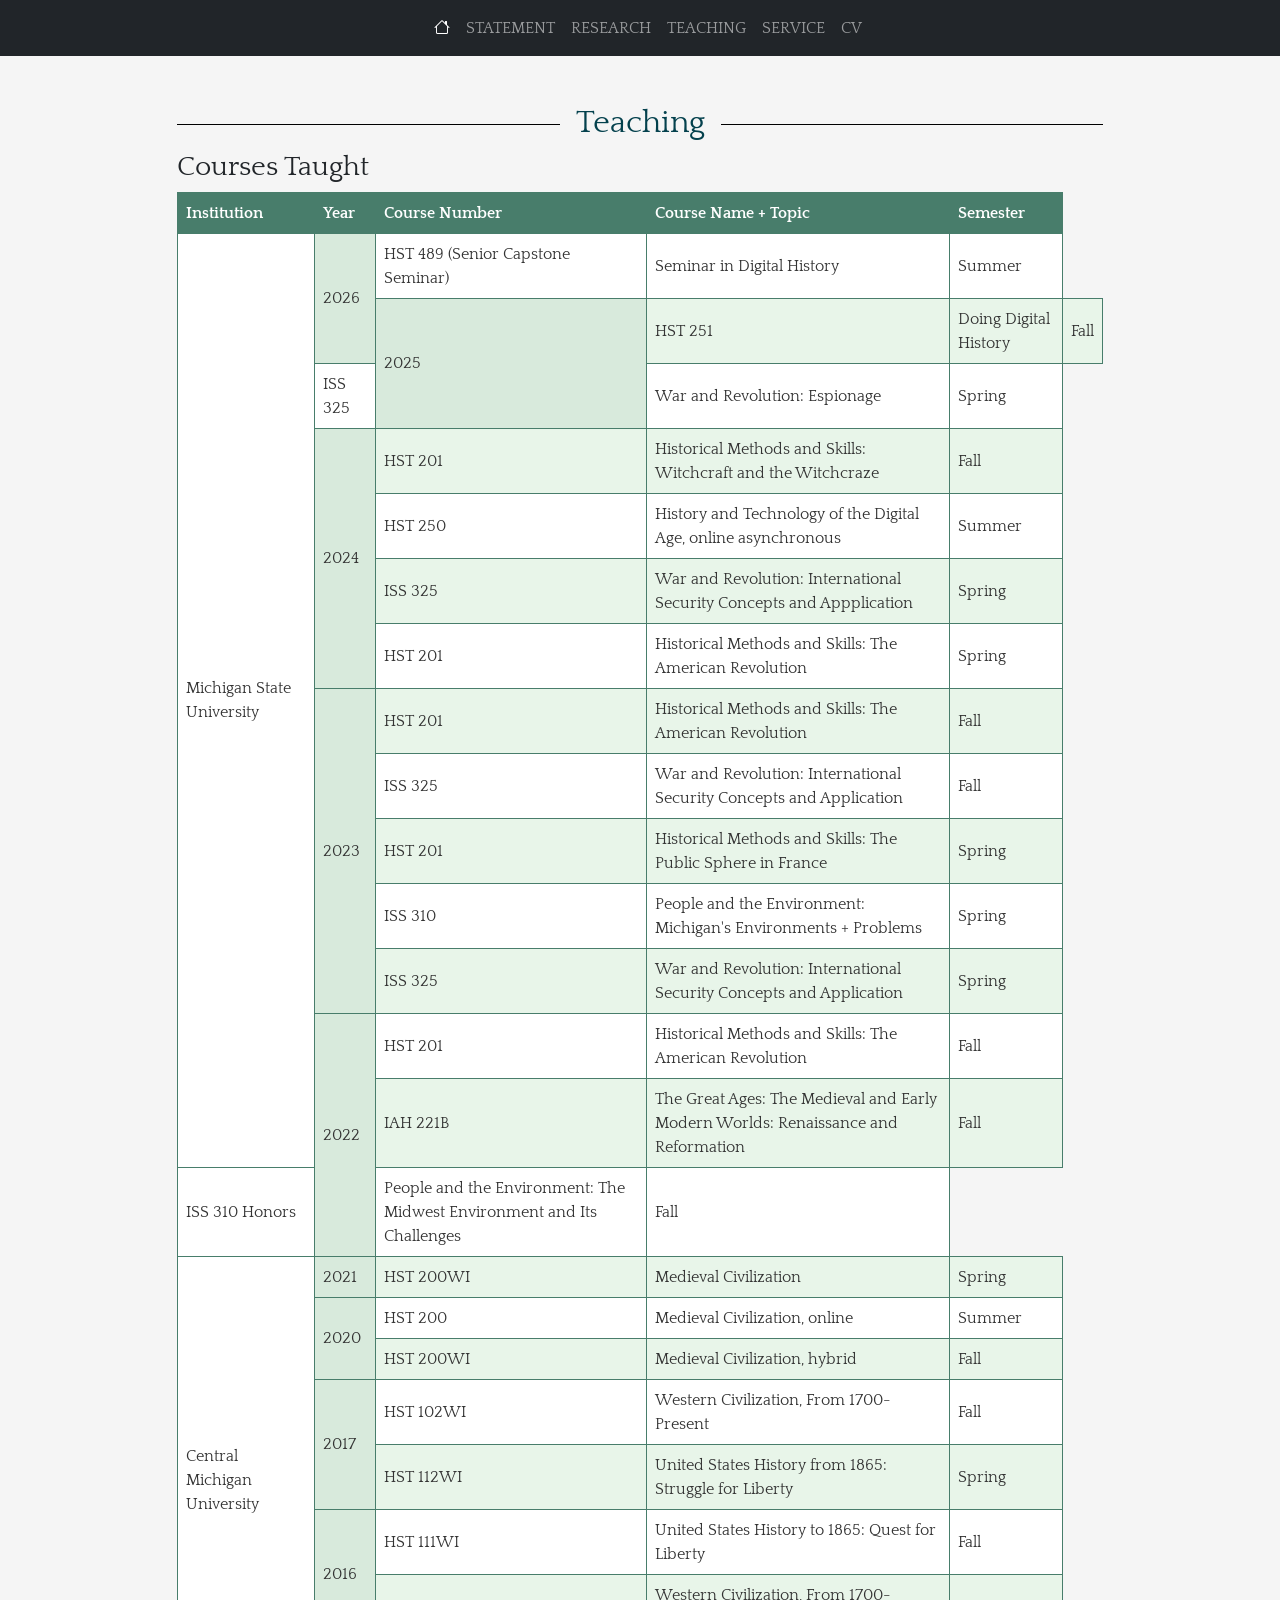
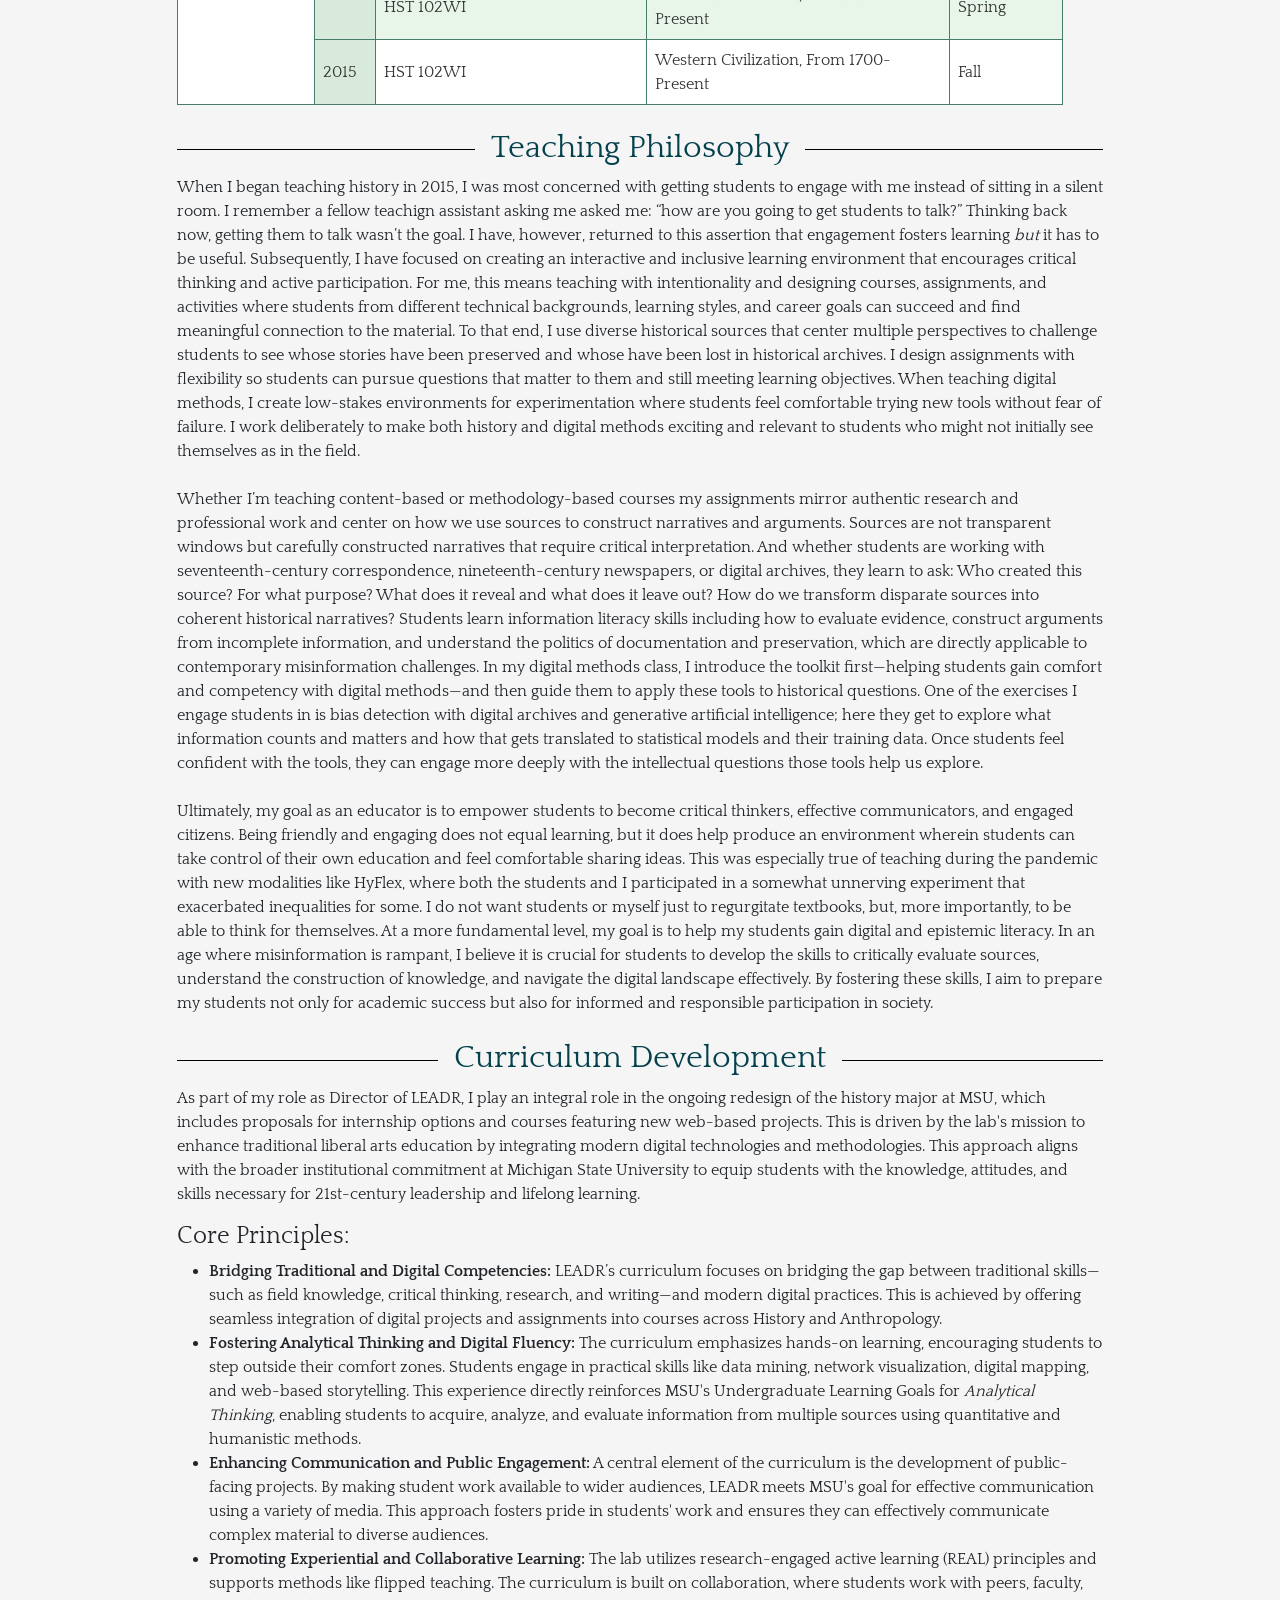
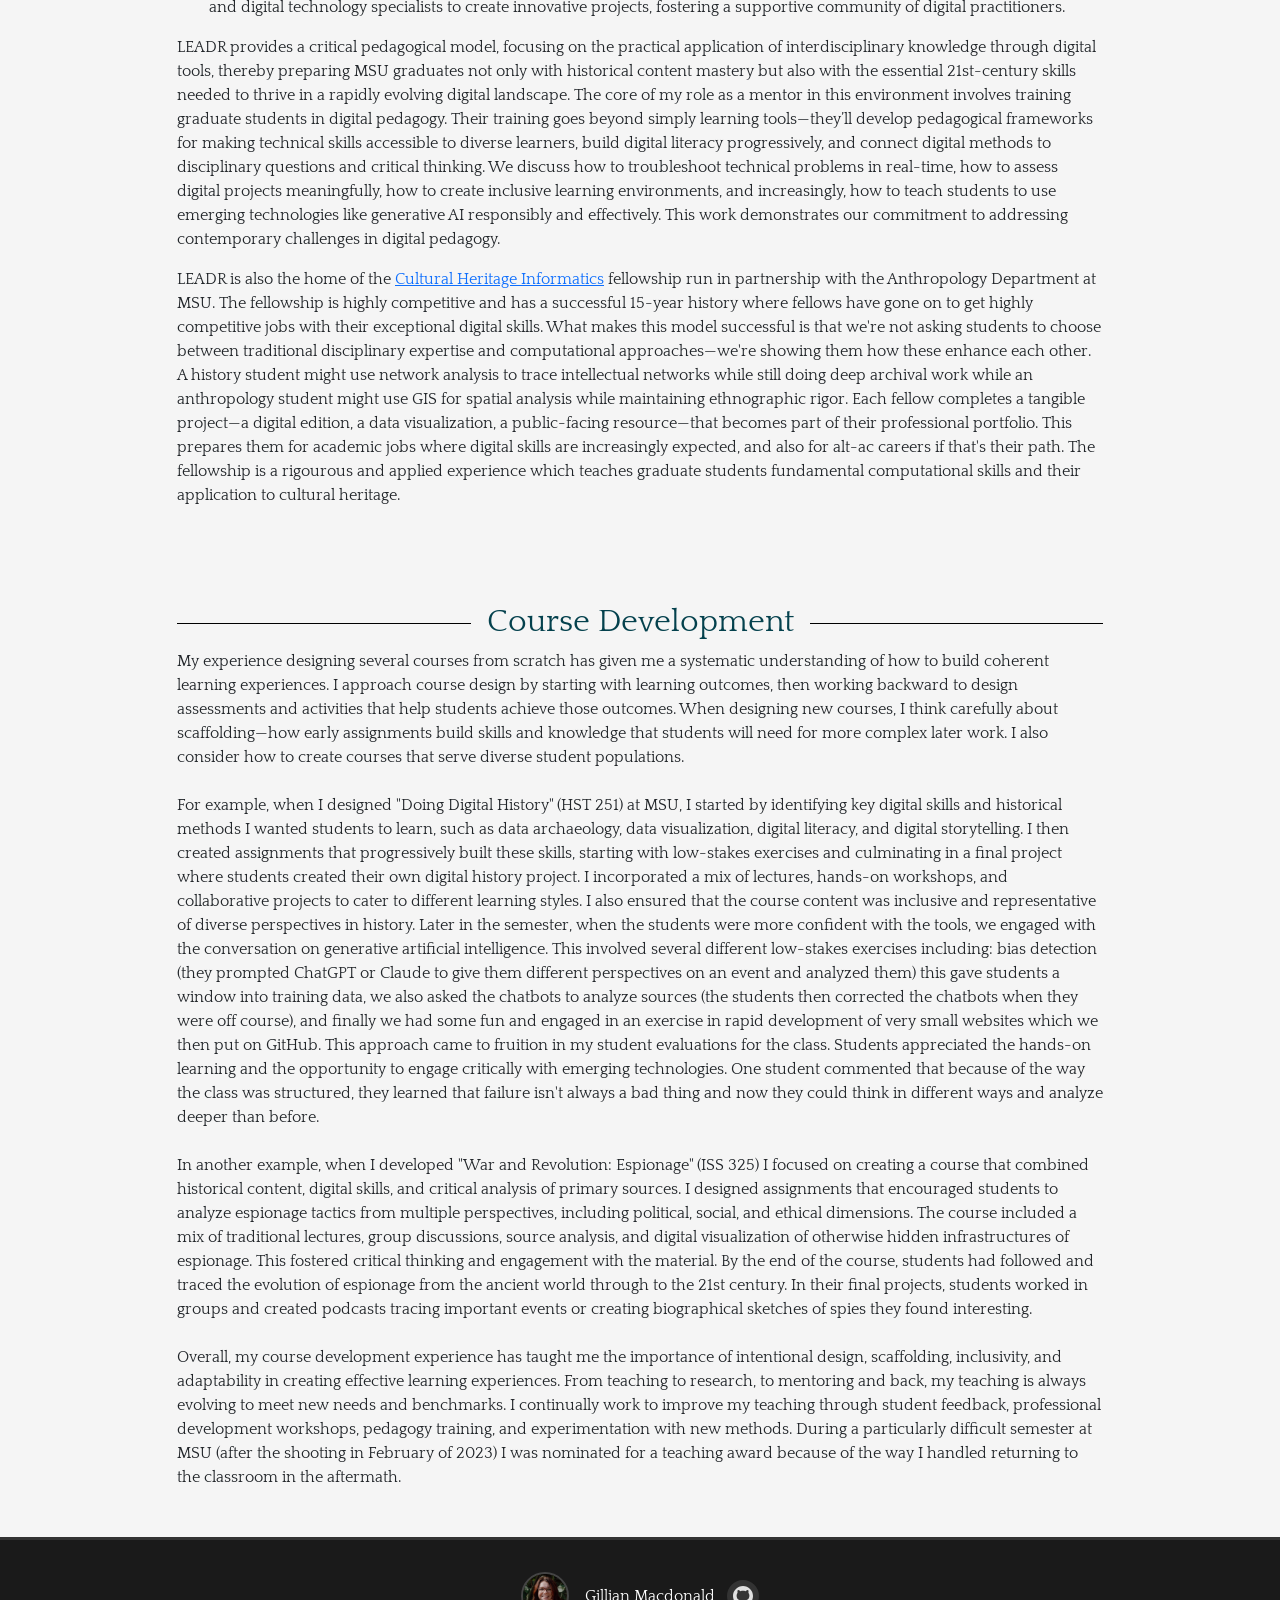
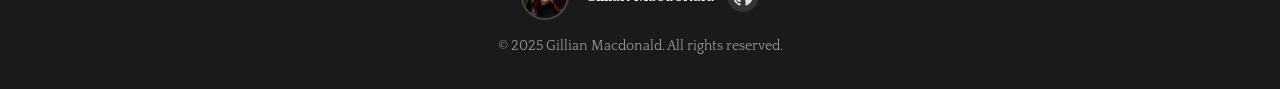
<file: teaching.html>
<!DOCTYPE html>
<html lang="en">
    <head>
        <meta charset="utf-8" />
        <meta name="viewport" content="width=device-width, initial-scale=1, shrink-to-fit=no" />
        <meta name="description" content="" />
        <meta name="author" content="" />
        <title>Gillian Macdonald, Ph.D.</title>
        <!-- Favicon-->
        <link rel="icon" type="image/x-icon" href="assets/favicon.ico" />
        <link rel="preconnect" href="https://fonts.googleapis.com">
<link rel="preconnect" href="https://fonts.gstatic.com" crossorigin>
<link href="https://fonts.googleapis.com/css2?family=Quattrocento:wght@400;700&display=swap" rel="stylesheet">
<link rel="stylesheet" href="https://cdn.jsdelivr.net/npm/bootstrap-icons@1.13.1/font/bootstrap-icons.min.css">
        <!-- Core theme CSS (includes Bootstrap)-->
        <link href="css/styles.css" rel="stylesheet" />
    </head>
    <body>
        <!-- Responsive navbar-->
        <nav class="navbar navbar-expand-lg navbar-dark bg-dark sticky-top">
            <div class="container">
                <a class="navbar-brand" href="#!"></a>
                <button class="navbar-toggler" type="button" data-bs-toggle="collapse" data-bs-target="#navbarSupportedContent" aria-controls="navbarSupportedContent" aria-expanded="false" aria-label="Toggle navigation"><span class="navbar-toggler-icon"></span></button>
                <div class="collapse navbar-collapse d-lg-flex justify-content-center" id="navbarSupportedContent">
                    <ul class="navbar-nav nav justify-content-center">
                        <li class="nav-item"><a class="nav-link active" aria-current="page" href="index.html"><i class="bi bi-house"></i></a></li>
                        <li class="nav-item"><a class="nav-link" href="statement.html">STATEMENT</a></li>
                        <li class="nav-item"><a class="nav-link" href="research.html">RESEARCH</a></li>
                        <li class="nav-item"><a class="nav-link" href="teaching.html">TEACHING</a></li>
                        <li class="nav-item"><a class="nav-link" href="service.html">SERVICE</a></li>
                        <li class="nav-item"><a class="nav-link" href="cv.html">CV</a></li>
                    </ul>
                </div>
            </div>
        </nav>
            <div class="container my-5">
                <div class="row justify-content-center">
                    <div class="col-lg-10">
                        <h2 class="text-center">Teaching</h2>
                        <h3>Courses Taught</h3>
<table>
    <thead>
        <tr>
            <th>Institution</th>
            <th>Year</th>
            <th>Course Number</th>
            <th>Course Name + Topic</th>
            <th>Semester</th>
        </tr>
    </thead>
    <tbody>
        <tr>
            <td rowspan="14" class="institution">Michigan State University</td>
            <td rowspan="2" class="year">2026</td>
            <td class="course-detail">HST 489 (Senior Capstone Seminar)</td>
            <td class="course-detail">Seminar in Digital History</td>
            <td class="course-detail">Summer</td>
        </tr>
        <tr>
            <td rowspan="2" class="year">2025</td>
            <td class="course-detail">HST 251</td>
            <td class="course-detail">Doing Digital History</td>
            <td class="course-detail">Fall</td></tr>
        <tr>
            <td class="course-detail">ISS 325</td>
            <td class="course-detail">War and Revolution: Espionage</td>
            <td class="course-detail">Spring</td>
        </tr>
        <tr>
            <td rowspan="4" class="year">2024</td>
            <td class="course-detail">HST 201</td>
            <td class="course-detail">Historical Methods and Skills: Witchcraft and the Witchcraze</td>
            <td class="course-detail">Fall</td>
        </tr>
        <tr>
            <td class="course-detail">HST 250</td>
            <td class="course-detail">History and Technology of the Digital Age, online asynchronous</td>
            <td class="course-detail">Summer</td>
        </tr>
        <tr>
            <td class="course-detail">ISS 325</td>
            <td class="course-detail">War and Revolution: International Security Concepts and Appplication</td>
            <td class="course-detail">Spring</td>
        </tr>
        <tr>
            <td class="course-detail">HST 201</td>
            <td class="course-detail">Historical Methods and Skills: The American Revolution</td>
            <td class="course-detail">Spring</td>
        </tr>
        <tr>
            <td rowspan="5" class="year">2023</td>
            <td class="course-detail">HST 201</td>
            <td class="course-detail">Historical Methods and Skills: The American Revolution</td>
            <td class="course-detail">Fall</td>
        </tr>
        <tr>
            <td class="course-detail">ISS 325</td>
            <td class="course-detail">War and Revolution: International Security Concepts and Application</td>
            <td class="course-detail">Fall</td>
        </tr>
        <tr>
            <td class="course-detail">HST 201</td>
            <td class="course-detail">Historical Methods and Skills: The Public Sphere in France</td>
            <td class="course-detail">Spring</td>
        </tr>
        <tr>
            <td class="course-detail">ISS 310</td>
            <td class="course-detail">People and the Environment: Michigan's Environments + Problems</td>
            <td class="course-detail">Spring</td>
        </tr>
        <tr>
            <td class="course-detail">ISS 325</td>
            <td class="course-detail">War and Revolution: International Security Concepts and Application</td>
            <td class="course-detail">Spring</td>
        </tr>
        <tr>
            <td rowspan="3" class="year">2022</td>
            <td class="course-detail">HST 201</td>
            <td class="course-detail">Historical Methods and Skills: The American Revolution</td>
            <td class="course-detail">Fall</td>
        </tr>
        <tr>
            <td class="course-detail">IAH 221B</td>
            <td class="course-detail">The Great Ages: The Medieval and Early Modern Worlds: Renaissance and Reformation</td>
            <td class="course-detail">Fall</td>
        </tr>
        <tr>
            <td class="course-detail">ISS 310 Honors</td>
            <td class="course-detail">People and the Environment: The Midwest Environment and Its Challenges</td>
            <td class="course-detail">Fall</td>
        </tr>

        <tr>
            <td rowspan="8" class="institution">Central Michigan University</td>
            <td rowspan="1" class="year">2021</td>
            <td class="course-detail">HST 200WI</td>
            <td class="course-detail">Medieval Civilization</td>
            <td class="course-detail">Spring</td>
        </tr>
        <tr>
            <td rowspan="2" class="year">2020</td>
            <td class="course-detail">HST 200</td>
            <td class="course-detail">Medieval Civilization, online</td>
            <td class="course-detail">Summer</td>
        </tr>
        <tr>
            <td class="course-detail">HST 200WI</td>
            <td class="course-detail">Medieval Civilization, hybrid</td>
            <td class="course-detail">Fall</td>
        </tr>
        <tr>
            <td rowspan="2" class="year">2017</td>
            <td class="course-detail">HST 102WI</td>
            <td class="course-detail">Western Civilization, From 1700-Present</td>
            <td class="course-detail">Fall</td>
        </tr>
        <tr>
            <td class="course-detail">HST 112WI</td>
            <td class="course-detail">United States History from 1865: Struggle for Liberty</td>
            <td class="course-detail">Spring</td>
        </tr>
        <tr>
            <td rowspan="2" class="year">2016</td>
            <td class="course-detail">HST 111WI</td>
            <td class="course-detail">United States History to 1865: Quest for Liberty</td>
            <td class="course-detail">Fall</td>
        </tr>
        <tr>
            <td class="course-detail">HST 102WI</td>
            <td class="course-detail">Western Civilization, From 1700-Present</td>
            <td class="course-detail">Spring</td>
        </tr>
        <tr>
            <td rowspan="1" class="year">2015</td>
            <td class="course-detail">HST 102WI</td>
            <td class="course-detail">Western Civilization, From 1700-Present</td>
            <td class="course-detail">Fall</td>
        </tr>
    </tbody>
</table>
<br>
                    <h2>Teaching Philosophy</h2> 
                    <p class="mb-0">When I began teaching history in 2015, I was most concerned with getting students to engage with me instead of sitting in a silent room. I remember a fellow teachign assistant asking me asked me: “how are you going to get students to talk?” Thinking back now, getting them to talk wasn’t the goal. I have, however, returned to this assertion that engagement fosters learning <i>but</i> it has to be useful. Subsequently, I have focused on creating an interactive and inclusive learning environment that encourages critical thinking and active participation. For me, this means teaching with intentionality and designing courses, assignments, and activities where students from different technical backgrounds, learning styles, and career goals can succeed and find meaningful connection to the material. To that end, I use diverse historical sources that center multiple perspectives to challenge students to see whose stories have been preserved and whose have been lost in historical archives. I design assignments with flexibility so students can pursue questions that matter to them and still meeting learning objectives. When teaching digital methods, I create low-stakes environments for experimentation where students feel comfortable trying new tools without fear of failure. I work deliberately to make both history and digital methods exciting and relevant to students who might not initially see themselves as in the field.</p>
                    <br>
                    <p class="mb-0">Whether I’m teaching content-based or methodology-based courses my assignments mirror authentic research and professional work and center on how we use sources to construct narratives and arguments. Sources are not transparent windows but carefully constructed narratives that require critical interpretation. And whether students are working with seventeenth-century correspondence, nineteenth-century newspapers, or digital archives, they learn to ask: Who created this source? For what purpose? What does it reveal and what does it leave out? How do we transform disparate sources into coherent historical narratives? Students learn information literacy skills including how to evaluate evidence, construct arguments from incomplete information, and understand the politics of documentation and preservation, which are directly applicable to contemporary misinformation challenges. In my digital methods class, I introduce the toolkit first—helping students gain comfort and competency with digital methods—and then guide them to apply these tools to historical questions. One of the exercises I engage students in is bias detection with digital archives and generative artificial intelligence; here they get to explore what information counts and matters and how that gets translated to statistical models and their training data. Once students feel confident with the tools, they can engage more deeply with the intellectual questions those tools help us explore.</p>
                    <br>
                    <p class="mb-0">Ultimately, my goal as an educator is to empower students to become critical thinkers, effective communicators, and engaged citizens. Being friendly and engaging does not equal learning, but it does help produce an environment wherein students can take control of their own education and feel comfortable sharing ideas. This was especially true of teaching during the pandemic with new modalities like HyFlex, where both the students and I participated in a somewhat unnerving experiment that exacerbated inequalities for some. I do not want students or myself just to regurgitate textbooks, but, more importantly, to be able to think for themselves. At a more fundamental level, my goal is to help my students gain digital and epistemic literacy. In an age where misinformation is rampant, I believe it is crucial for students to develop the skills to critically evaluate sources, understand the construction of knowledge, and navigate the digital landscape effectively. By fostering these skills, I aim to prepare my students not only for academic success but also for informed and responsible participation in society.</p>
                    <br>
                        <h2>Curriculum Development</h2>
                        <div class="intro-text">
        <p>As part of my role as Director of LEADR, I play an integral role in the ongoing redesign of the history major at MSU, which includes proposals for internship options and courses featuring new web-based projects. This is driven by the lab's mission to enhance traditional liberal arts education by integrating modern digital technologies and methodologies. This approach aligns with the broader institutional commitment at Michigan State University to equip students with the knowledge, attitudes, and skills necessary for 21st-century leadership and lifelong learning.</p>
    </div>
    <h4>Core Principles:</h4>
    <ul>
        <li><strong>Bridging Traditional and Digital Competencies:</strong> LEADR’s curriculum focuses on bridging the gap between traditional skills—such as field knowledge, critical thinking, research, and writing—and modern digital practices. This is achieved by offering seamless integration of digital projects and assignments into courses across History and Anthropology.</li>
        <li><strong>Fostering Analytical Thinking and Digital Fluency:</strong> The curriculum emphasizes hands-on learning, encouraging students to step outside their comfort zones. Students engage in practical skills like data mining, network visualization, digital mapping, and web-based storytelling. This experience directly reinforces MSU's Undergraduate Learning Goals for <i>Analytical Thinking</i>, enabling students to acquire, analyze, and evaluate information from multiple sources using quantitative and humanistic methods.</li>
        <li><strong>Enhancing Communication and Public Engagement:</strong> A central element of the curriculum is the development of public-facing projects. By making student work available to wider audiences, LEADR meets MSU's goal for effective communication using a variety of media. This approach fosters pride in students' work and ensures they can effectively communicate complex material to diverse audiences.</li>
        <li><strong>Promoting Experiential and Collaborative Learning:</strong> The lab utilizes research-engaged active learning (REAL) principles and supports methods like flipped teaching. The curriculum is built on collaboration, where students work with peers, faculty, and digital technology specialists to create innovative projects, fostering a supportive community of digital practitioners.</li>
    </ul>
    <div class="conclusion-text">
        <p>LEADR provides a critical pedagogical model, focusing on the practical application of interdisciplinary knowledge through digital tools, thereby preparing MSU graduates not only with historical content mastery but also with the essential 21st-century skills needed to thrive in a rapidly evolving digital landscape. The core of my role as a mentor in this environment involves training graduate students in digital pedagogy. Their training goes beyond simply learning tools—they’ll develop pedagogical frameworks for making technical skills accessible to diverse learners, build digital literacy progressively, and connect digital methods to disciplinary questions and critical thinking. We discuss how to troubleshoot technical problems in real-time, how to assess digital projects meaningfully, how to create inclusive learning environments, and increasingly, how to teach students to use emerging technologies like generative AI responsibly and effectively. This work demonstrates our commitment to addressing contemporary challenges in digital pedagogy.</p>
        <p class="mb-0">LEADR is also the home of the <a class="link" href="https://chi.anthropology.msu.edu">Cultural Heritage Informatics</a> fellowship run in partnership with the Anthropology Department at MSU. The fellowship is highly competitive and has a successful 15-year history where fellows have gone on to get highly competitive jobs with their exceptional digital skills. What makes this model successful is that we're not asking students to choose between traditional disciplinary expertise and computational approaches—we're showing them how these enhance each other. A history student might use network analysis to trace intellectual networks while still doing deep archival work while an anthropology student might use GIS for spatial analysis while maintaining ethnographic rigor. Each fellow completes a tangible project—a digital edition, a data visualization, a public-facing resource—that becomes part of their professional portfolio. This prepares them for academic jobs where digital skills are increasingly expected, and also for alt-ac careers if that's their path. The fellowship is a rigourous and applied experience which teaches graduate students fundamental computational skills and their application to cultural heritage.</p>
    </div>
                    </div>
                </div>
            </div>
            <div class="container my-5">
                <div class="row justify-content-center">
                    <div class="col-lg-10">
                        <h2 class="text-center">Course Development</h2>
                        <p class="mb-0">My experience designing several courses from scratch has given me a systematic understanding of how to build coherent learning experiences. I approach course design by starting with learning outcomes, then working backward to design assessments and activities that help students achieve those outcomes. When designing new courses, I think carefully about scaffolding—how early assignments build skills and knowledge that students will need for more complex later work. I also consider how to create courses that serve diverse student populations.</p>
                        <br>
                        <p class="mb-0">For example, when I designed "Doing Digital History" (HST 251) at MSU, I started by identifying key digital skills and historical methods I wanted students to learn, such as data archaeology, data visualization, digital literacy, and digital storytelling. I then created assignments that progressively built these skills, starting with low-stakes exercises and culminating in a final project where students created their own digital history project. I incorporated a mix of lectures, hands-on workshops, and collaborative projects to cater to different learning styles. I also ensured that the course content was inclusive and representative of diverse perspectives in history. Later in the semester, when the students were more confident with the tools, we engaged with the conversation on generative artificial intelligence. This involved several different low-stakes exercises including: bias detection (they prompted ChatGPT or Claude to give them different perspectives on an event and analyzed them) this gave students a window into training data, we also asked the chatbots to analyze sources (the students then corrected the chatbots when they were off course), and finally we had some fun and engaged in an exercise in rapid development of very small websites which we then put on GitHub. This approach came to fruition in my student evaluations for the class. Students appreciated the hands-on learning and the opportunity to engage critically with emerging technologies. One student commented that because of the way the class was structured, they learned that failure isn't always a bad thing and now they could think in different ways and analyze deeper than before.</p>
                        <br>
                        <p class="mb-0">In another example, when I developed "War and Revolution: Espionage" (ISS 325) I focused on creating a course that combined historical content, digital skills, and critical analysis of primary sources. I designed assignments that encouraged students to analyze espionage tactics from multiple perspectives, including political, social, and ethical dimensions. The course included a mix of traditional lectures, group discussions, source analysis, and digital visualization of otherwise hidden infrastructures of espionage. This fostered critical thinking and engagement with the material. By the end of the course, students had followed and traced the evolution of espionage from the ancient world through to the 21st century. In their final projects, students worked in groups and created podcasts tracing important events or creating biographical sketches of spies they found interesting.</p> 
                        <br>
                        <p class="mb-0">Overall, my course development experience has taught me the importance of intentional design, scaffolding, inclusivity, and adaptability in creating effective learning experiences. From teaching to research, to mentoring and back, my teaching is always evolving to meet new needs and benchmarks. I continually work to improve my teaching through student feedback, professional development workshops, pedagogy training, and experimentation with new methods. During a particularly difficult semester at MSU (after the shooting in February of 2023) I was nominated for a teaching award because of the way I handled returning to the classroom in the aftermath.</p>
                    </div>
                </div>
            </div>
        <!-- Footer-->
<footer>
        <div class="footer-content">
            <div class="author-section">
                <div class="avatar"><img src="assets/headshot.png" alt="Gillian Macdonald"></div>
                <div class="author-info">
                    <span class="author-name">Gillian Macdonald</span>
                    <a href="https://github.com/gilliansmac92" class="github-link" target="_blank" rel="noopener noreferrer" aria-label="GitHub Profile">
                        <svg class="github-icon" viewBox="0 0 24 24" xmlns="http://www.w3.org/2000/svg">
                            <path d="M12 0c-6.626 0-12 5.373-12 12 0 5.302 3.438 9.8 8.207 11.387.599.111.793-.261.793-.577v-2.234c-3.338.726-4.033-1.416-4.033-1.416-.546-1.387-1.333-1.756-1.333-1.756-1.089-.745.083-.729.083-.729 1.205.084 1.839 1.237 1.839 1.237 1.07 1.834 2.807 1.304 3.492.997.107-.775.418-1.305.762-1.604-2.665-.305-5.467-1.334-5.467-5.931 0-1.311.469-2.381 1.236-3.221-.124-.303-.535-1.524.117-3.176 0 0 1.008-.322 3.301 1.23.957-.266 1.983-.399 3.003-.404 1.02.005 2.047.138 3.006.404 2.291-1.552 3.297-1.23 3.297-1.23.653 1.653.242 2.874.118 3.176.77.84 1.235 1.911 1.235 3.221 0 4.609-2.807 5.624-5.479 5.921.43.372.823 1.102.823 2.222v3.293c0 .319.192.694.801.576 4.765-1.589 8.199-6.086 8.199-11.386 0-6.627-5.373-12-12-12z"/>
                        </svg>
                    </a>
                </div>
            </div>
            <div class="copyright">
                © 2025 Gillian Macdonald. All rights reserved.
            </div>
        </div>
    </footer>
        <!-- Bootstrap core JS-->
        <script src="https://cdn.jsdelivr.net/npm/bootstrap@5.2.3/dist/js/bootstrap.bundle.min.js"></script>
        <!-- Core theme JS-->
        <script src="js/scripts.js"></script>
    </body>
</html>
</file>
